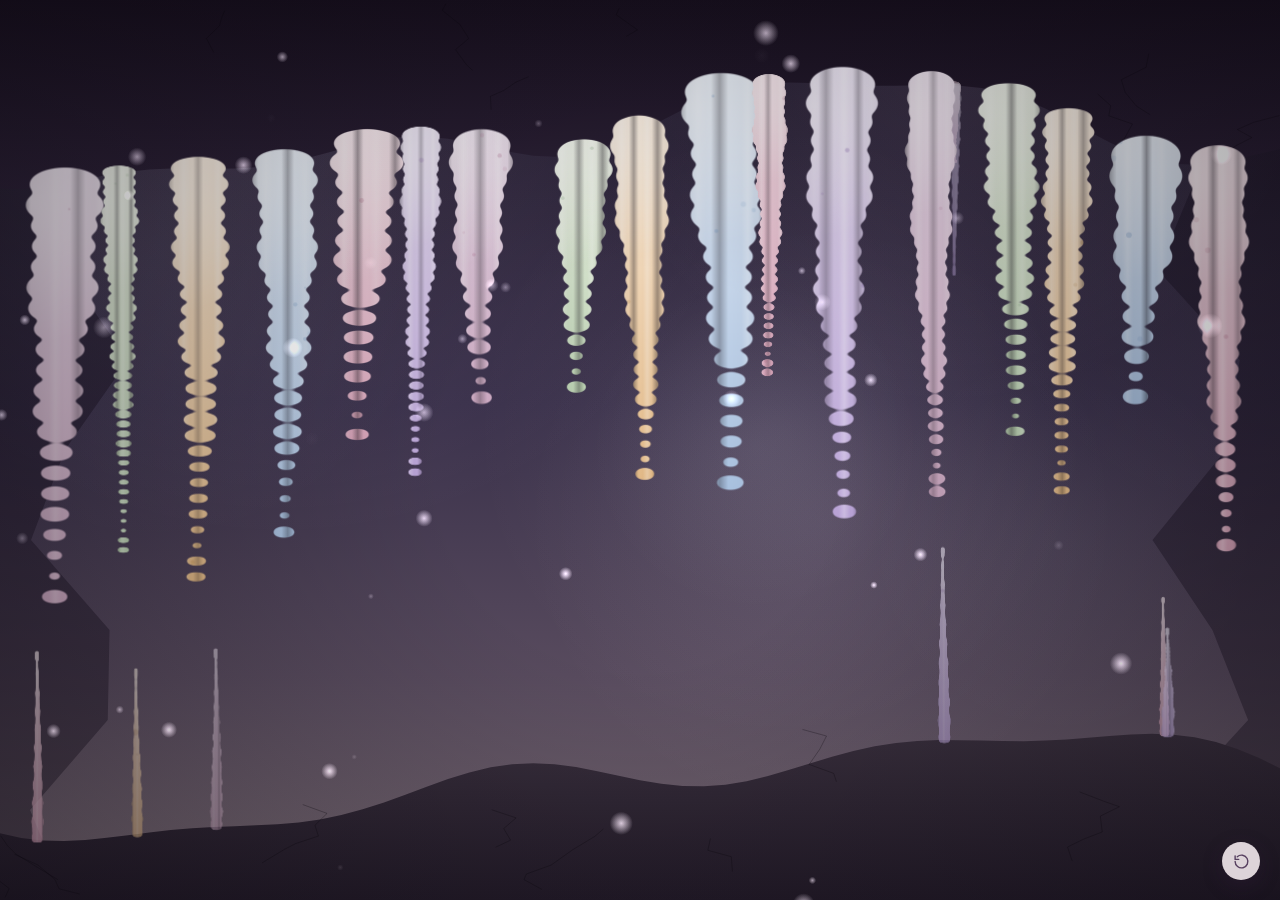
<file: 1005 소과제/index.html>
<!doctype html>
<html lang="ko">
  <head>
    <meta charset="UTF-8" />
    <meta name="viewport" content="width=device-width, initial-scale=1.0" />
    <title></title>
    <style>
      :root {
        --bg-top: #2c2440;
        --bg-mid: #4a3a5c;
        --bg-bot: #6b5a74;
        --pill-bg: rgba(255, 246, 250, 0.85);
        --pill-fg: #574060;
        --accent: #f3c9dd;
      }

      * {
        box-sizing: border-box;
      }

      html,
      body {
        margin: 0;
        padding: 0;
        width: 100%;
        height: 100%;
        overflow: hidden;
        background: linear-gradient(
          to bottom,
          var(--bg-top),
          var(--bg-mid) 55%,
          var(--bg-bot)
        );
        font-family:
          -apple-system, BlinkMacSystemFont, "Pretendard",
          "Apple SD Gothic Neo", "Noto Sans KR", "Segoe UI", sans-serif;
      }

      #scene {
        display: block;
        width: 100vw;
        height: 100vh;
        cursor: pointer;
        touch-action: none;
      }

      #scene.dragging {
        cursor: grabbing;
      }

      #scene.hover-joint {
        cursor: grab;
      }

      /* Text-carrying overlay elements are kept in the DOM (in case the
         script still toggles classes/opacity on them) but never show any
         glyphs — collapsed to nothing and hidden from layout/AT. */
      .overlay,
      .pill {
        display: none !important;
      }

      #hud {
        position: fixed;
        right: 20px;
        bottom: 20px;
        z-index: 10;
      }

      #resetBtn {
        font-family: inherit;
        font-size: 0;
        line-height: 0;
        color: var(--pill-fg);
        background: var(--pill-bg);
        border: none;
        border-radius: 999px;
        width: 38px;
        height: 38px;
        padding: 0;
        display: flex;
        align-items: center;
        justify-content: center;
        cursor: pointer;
        box-shadow: 0 6px 20px rgba(60, 30, 70, 0.25);
        backdrop-filter: blur(6px);
        transition:
          transform 0.2s ease,
          box-shadow 0.2s ease;
      }

      #resetBtn svg {
        width: 17px;
        height: 17px;
        display: block;
      }

      #resetBtn:hover {
        transform: translateY(-2px);
        box-shadow: 0 10px 26px rgba(60, 30, 70, 0.32);
      }

      #resetBtn:active {
        transform: translateY(0px) scale(0.97);
      }
    </style>
  </head>
  <body>
    <canvas id="scene"></canvas>

    <div id="intro" class="overlay" aria-hidden="true">
      <p></p>
    </div>

    <div id="hud">
      <button id="resetBtn" aria-label="reset">
        <svg
          viewBox="0 0 24 24"
          fill="none"
          stroke="currentColor"
          stroke-width="2"
          stroke-linecap="round"
          stroke-linejoin="round"
        >
          <path d="M3 12a9 9 0 1 0 3-6.7" />
          <path d="M3 4v5h5" />
        </svg>
      </button>
    </div>

    <div id="hint" class="pill" aria-hidden="true"></div>

    <script src="sketch.js"></script>
  </body>
</html>
</file>
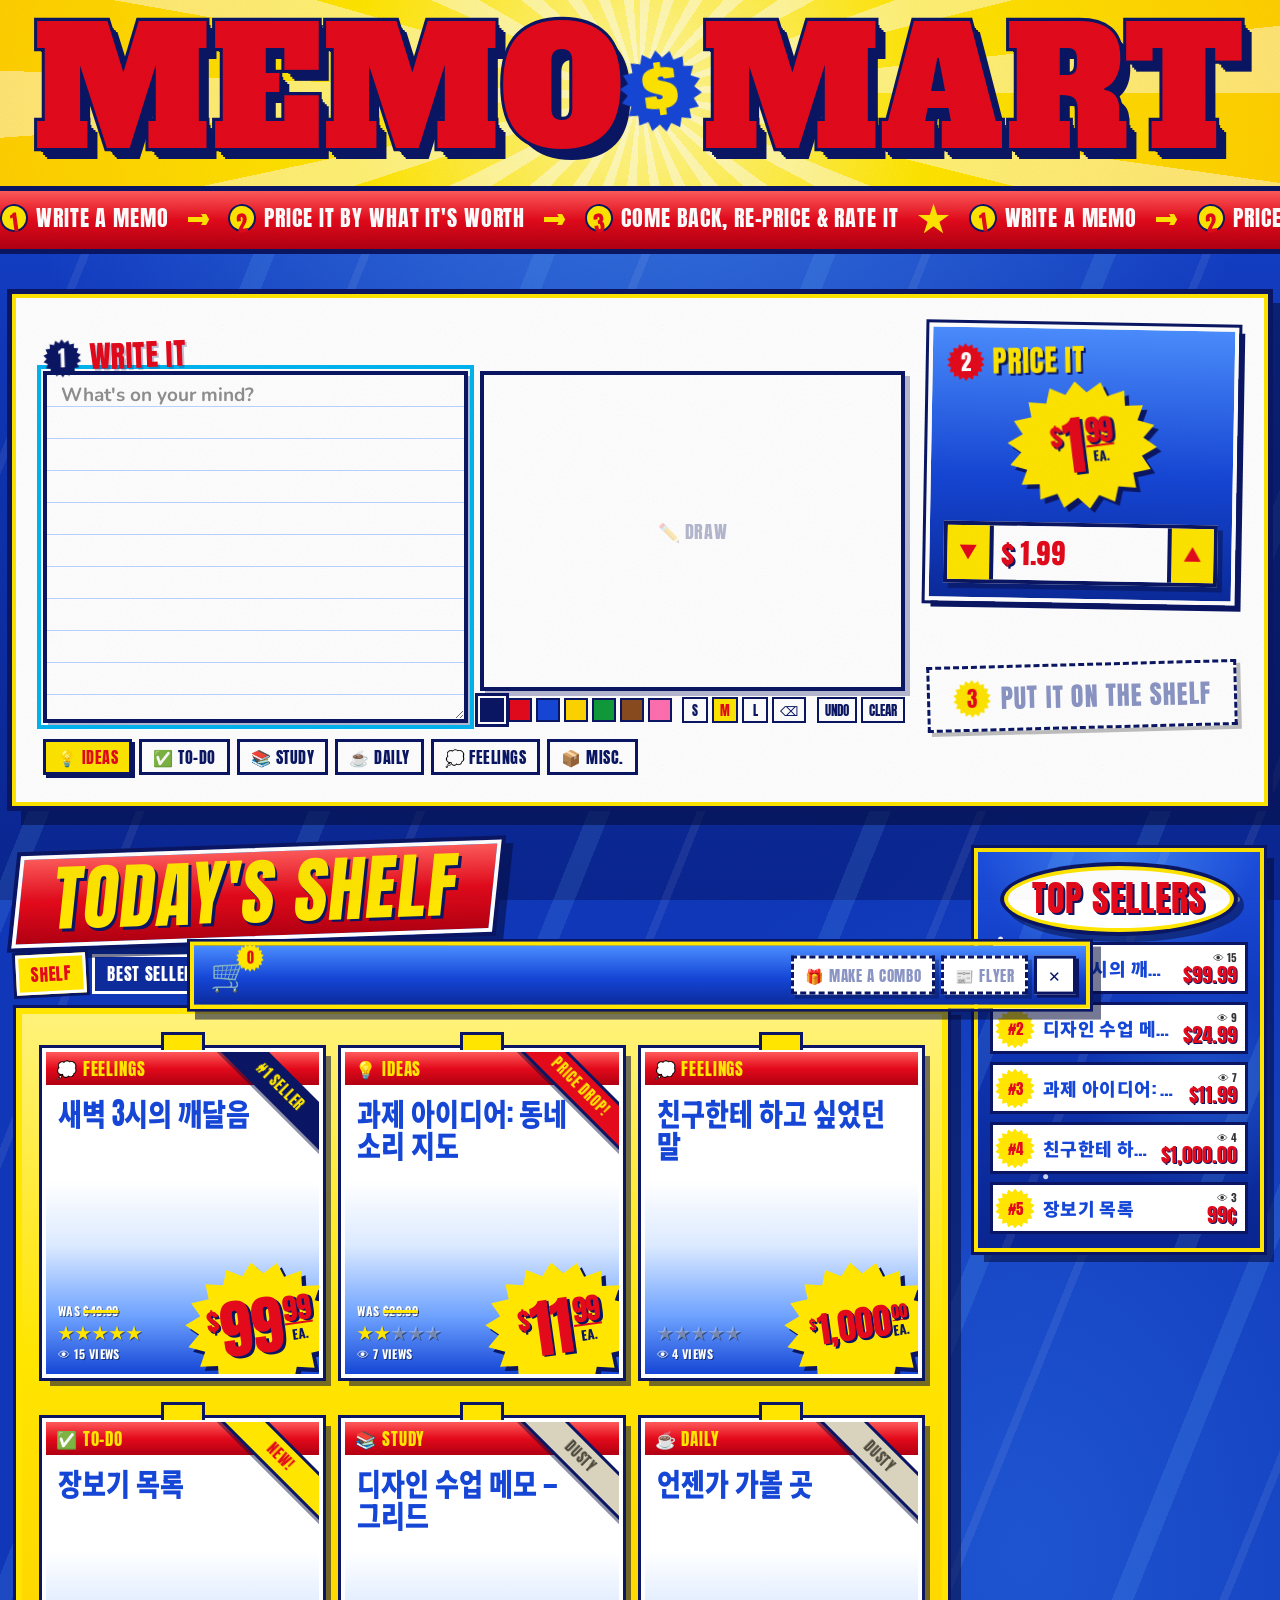
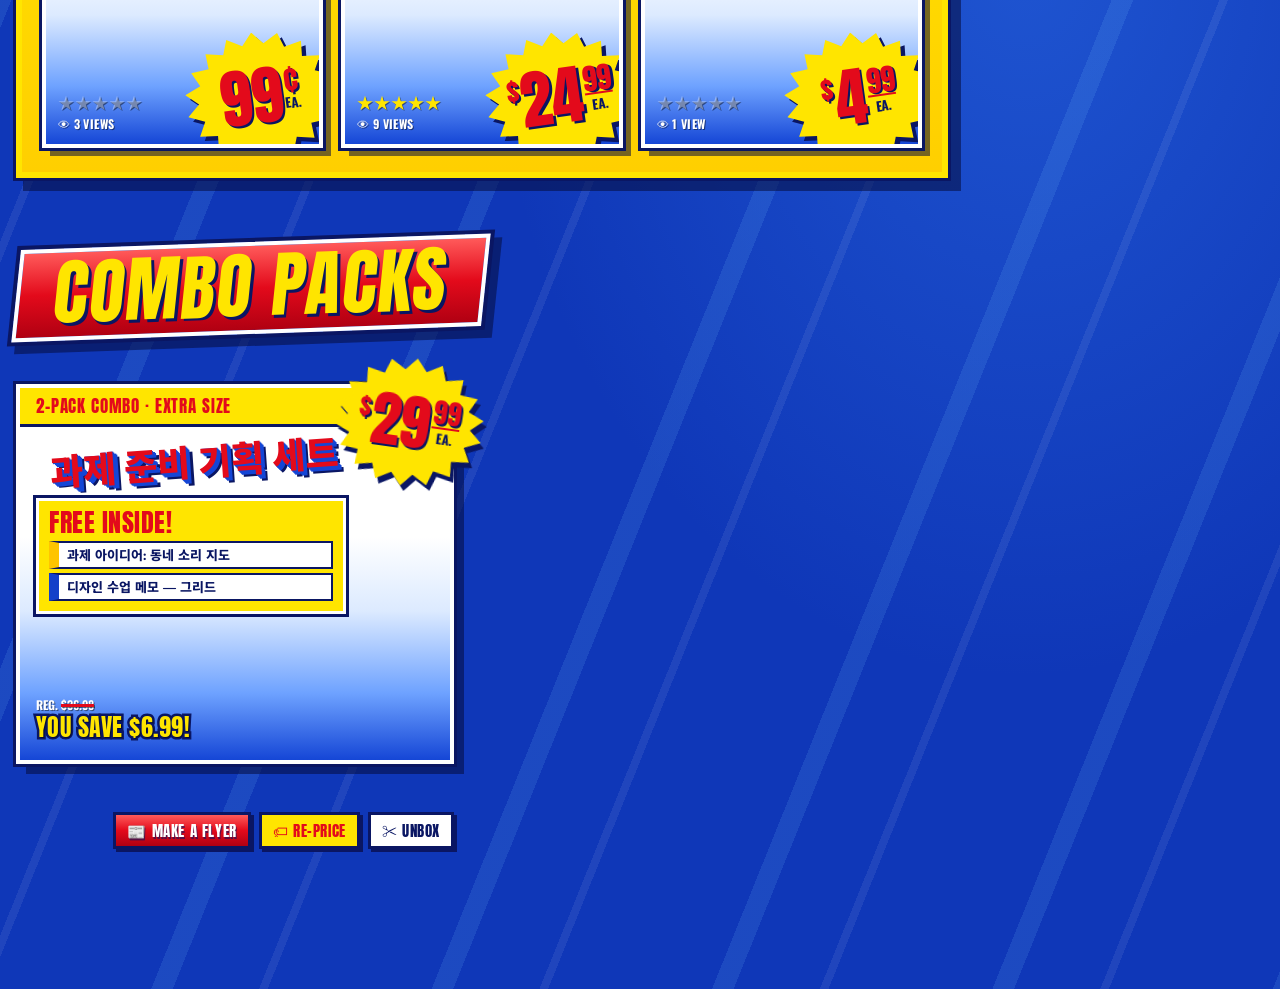
<file: memo-mart/index.html>
<!doctype html>
<html lang="en">
<head>
  <meta charset="utf-8">
  <meta name="viewport" content="width=device-width, initial-scale=1, viewport-fit=cover">
  <meta name="theme-color" content="#1a46d8">
  <title>MEMO MART · Groceries for Your Brain</title>
  <link rel="preconnect" href="https://fonts.googleapis.com">
  <link rel="preconnect" href="https://fonts.gstatic.com" crossorigin>
  <link href="https://fonts.googleapis.com/css2?family=Alfa+Slab+One&family=Anton&family=Lobster&family=Titan+One&family=Nunito:ital,wght@0,600;0,800;0,900;1,900&family=Oswald:wght@500;700&family=Permanent+Marker&family=Shrikhand&family=Noto+Sans+KR:wght@500..900&family=Black+Han+Sans&family=Do+Hyeon&family=Jua&display=swap" rel="stylesheet">
  <link rel="stylesheet" href="css/style.css">
</head>
<body>

  <!-- ===== STORE SIGN ===== -->
  <header class="mast">
    <div class="mast-top">MEMO MART <span>×</span> YOUR BRAIN <em>EXTRA SIZE</em></div>
    <div class="mast-main">
      <i class="spark s1" aria-hidden="true"></i><i class="spark s2" aria-hidden="true"></i><i class="spark s3" aria-hidden="true"></i><i class="spark s4" aria-hidden="true"></i>
      <h1 class="logo">
        <span class="logo-word">Memo Mart</span>
        <span class="logo-sub">Groceries for Your Brain</span>
      </h1>
      <div class="fresh" aria-hidden="true"><span>ALWAYS<br><b>FRESH</b><br>24/7</span></div>
    </div>
    <div class="how" aria-label="How it works"><div class="how-track"><div class="how-set"><span><b>1</b> Write a memo</span><i>→</i><span><b>2</b> Price it by what it's worth</span><i>→</i><span><b>3</b> Come back, re-price &amp; rate it</span><i>★</i></div><div class="how-set" aria-hidden="true"><span><b>1</b> Write a memo</span><i>→</i><span><b>2</b> Price it by what it's worth</span><i>→</i><span><b>3</b> Come back, re-price &amp; rate it</span><i>★</i></div></div></div>
  </header>

  <!-- ===== QUICK STOCK (write a memo right away) ===== -->
  <section class="stock" aria-label="Write a new memo">
    <form id="stock-form" class="stock-card" autocomplete="off">
      <div class="stock-write">
        <label class="step" for="memo-input"><b>1</b> Write it</label>
        <div class="write-row">
          <textarea id="memo-input" rows="4" placeholder="What's on your mind?"></textarea>
          <div class="pad-box" id="stock-pad" aria-label="Drawing pad: your drawing becomes the product photo"></div>
        </div>
        <div class="aisles" id="aisle-pick" role="radiogroup" aria-label="Aisle"></div>
      </div>
      <div class="stock-price">
        <span class="step"><b>2</b> Price it</span>
        <div class="stock-tag" id="stock-tag"></div>
        <div class="stepper">
          <button type="button" class="step-btn" data-step="-1" aria-label="Lower price">▼</button>
          <label class="price-field"><b>$</b><input id="stock-price" type="number" min="0" step="0.01" value="1.99" inputmode="decimal" aria-label="Price in dollars"></label>
          <button type="button" class="step-btn" data-step="1" aria-label="Raise price">▲</button>
        </div>
      </div>
      <button class="btn btn-red big stock-go" id="stock-go" type="submit" disabled>
        <span class="step-inv">3</span> Put it on the shelf
      </button>
    </form>
  </section>

  <!-- ===== STORE FLOOR ===== -->
  <main class="layout">
    <section class="aisle">
      <div class="aisle-head">
        <h2>Today's Shelf</h2>
        <small>Tap an item to read it, re-price it or rate it.</small>
      </div>
      <div class="shelf-tools">
        <div class="tabs" id="tabs" role="tablist"></div>
        <div class="tools-right">
          <input id="q" class="search" type="search" placeholder="🔍 Search" aria-label="Search memos">
          <button type="button" class="btn btn-blue sm" id="btn-dig" title="Open a memo you haven't looked at in a while">🎲 Pull an old memo</button>
        </div>
      </div>
      <div class="shelf" id="shelf"></div>
      <div class="empty" id="empty" hidden></div>

      <div class="aisle-head sets-head">
        <h2>Combo Packs</h2>
        <small>Bundle related memos: add 2+ items to the cart, then “Make a Combo”.</small>
      </div>
      <div class="sets" id="sets"></div>
    </section>

    <aside class="side">
      <div class="rank-board">
        <div class="rank-title"><span class="oval">TOP SELLERS</span></div>
        <ol id="rank"></ol>
      </div>
    </aside>
  </main>

  <!-- ===== CART (shows up only when used) ===== -->
  <div class="basket" id="basket" aria-label="Cart"></div>

  <!-- ===== MODAL / TOAST ===== -->
  <div class="modal" id="modal" hidden></div>
  <div class="toast" id="toast" role="status" aria-live="polite"></div>

  <script src="js/app.js"></script>
</body>
</html>
</file>
<file: memo-mart/css/style.css>
/* =========================================================
   MEMO MART — "A chaotic 1990s supermarket advertisement
   turned into a functional contemporary website."
   Vernacular graphic design · retro supermarket circular ·
   commercial kitsch · 90s–2000s advertising maximalism
   ---------------------------------------------------------
   PRESENTATION LAYER ONLY. All decorations are pseudo-
   elements / backgrounds with pointer-events: none.
   Keyframes (stamp, flipOut, dropIn, settle, bump, fade,
   pop, flipIn, starPop) are unchanged.
   ========================================================= */
:root {
  /* ink & paper */
  --ink: #111111;
  --navy: #111111;         /* legacy token name — outlines are black now */
  --text: #111111;
  --paper: #f3ead2;        /* yellowed newsprint */
  --paper-2: #fbf6e6;

  /* loud primaries */
  --yellow: #ffe500;
  --gold: #ffc400;
  --blue: #0b3fd1;         /* cobalt (also used inline by JS) */
  --cobalt: #0b3fd1;
  --cyan: #00b4ef;
  --red: #ee1c25;
  --deep-red: #8a0010;
  --pink: #ff2d8a;
  --lime: #8cdb00;
  --green: #0f9a3a;
  --hot: #ee1c25;

  /* type: condensed heavy display first, Korean fallbacks after */
  --f-cond: "Anton", "Noto Sans KR", "Apple SD Gothic Neo", "Malgun Gothic", Impact, "Arial Narrow", sans-serif;
  --f-pop: "Titan One", "Noto Sans KR", "Apple SD Gothic Neo", "Malgun Gothic", Impact, sans-serif;
  --f-label: "Oswald", "Noto Sans KR", "Apple SD Gothic Neo", "Malgun Gothic", "Arial Narrow", sans-serif;
  --f-round: "Nunito", "Noto Sans KR", "Apple SD Gothic Neo", "Malgun Gothic", system-ui, sans-serif;
  --f-body: "Nunito", "Noto Sans KR", "Apple SD Gothic Neo", "Malgun Gothic", system-ui, sans-serif; /* used inline by JS */
  --f-groovy: "Shrikhand", "Noto Sans KR", "Apple SD Gothic Neo", "Malgun Gothic", cursive;
  --f-script: "Lobster", "Noto Sans KR", "Apple SD Gothic Neo", "Malgun Gothic", cursive;
  --f-hand: "Permanent Marker", "Noto Sans KR", "Apple SD Gothic Neo", "Malgun Gothic", cursive;

  --burst: circle(50%);   /* star polygon injected by JS */
  --blob: 58% 42% 54% 46% / 54% 60% 40% 46%;

  /* print tricks */
  --halftone: linear-gradient(transparent, transparent);
  --halftone-w: linear-gradient(transparent, transparent);
  --misreg: -2px -1px 0 rgba(0, 180, 239, .55), 2px 1px 0 rgba(255, 45, 138, .45);
  --grain: url("data:image/svg+xml;utf8,<svg xmlns='http://www.w3.org/2000/svg' width='220' height='220'><filter id='n'><feTurbulence type='fractalNoise' baseFrequency='.85' numOctaves='2' stitchTiles='stitch'/><feColorMatrix values='0 0 0 0 0  0 0 0 0 0  0 0 0 0 0  0 0 0 .55 0'/></filter><rect width='100%' height='100%' filter='url(%23n)'/></svg>");
  --shadow: 6px 6px 0 var(--ink);
}

* { box-sizing: border-box; }
html { -webkit-text-size-adjust: 100%; }
body {
  margin: 0;
  min-height: 100vh;
  padding-bottom: 120px;
  color: var(--text);
  font-family: var(--f-round);
  font-weight: 700;
  font-synthesis: none;
  background:
    linear-gradient(90deg, rgba(0, 0, 0, .05) 1px, transparent 1px) 0 0 / 34px 100%,
    var(--halftone),
    var(--paper);
}
/* cheap-print grain over everything (never blocks input) */
body::after {
  content: "";
  position: fixed;
  inset: 0;
  z-index: 999;
  pointer-events: none;
  background: var(--grain);
  opacity: .16;
  mix-blend-mode: multiply;
}
button { font: inherit; color: inherit; cursor: pointer; }
input, textarea, select { font: inherit; color: inherit; }
.muted { color: #8a8576; }

/* =========================================================
   STORE SIGN — Mini Mart header block + Summer Market burst
   ========================================================= */
.mast { position: relative; overflow: hidden; border-bottom: 6px solid var(--ink); }
.mast-top {
  position: relative;
  overflow: hidden;
  white-space: nowrap;
  background: var(--ink);
  color: #fff;
  text-align: center;
  padding: 7px 12px 6px;
  font-family: var(--f-cond); font-weight: 900;
  font-size: clamp(17px, 2.4vw, 26px);
  letter-spacing: .04em;
  text-transform: uppercase;
}
.mast-top::before, .mast-top::after {
  content: "SPECIAL PRICES ★ SPECIAL PRICES ★";
  color: var(--yellow);
  margin: 0 18px;
  pointer-events: none;
}
.mast-top span { color: var(--red); margin: 0 6px; }
.mast-top em {
  font-style: normal;
  margin-left: 12px;
  padding: 0 10px;
  background: var(--red);
  color: var(--yellow);
  border: 2px solid var(--yellow);
}

.mast-main {
  position: relative;
  display: flex;
  align-items: center;
  justify-content: center;
  gap: clamp(12px, 5vw, 70px);
  padding: 34px 16px 38px;
  overflow: hidden;
  background:
    var(--halftone-w),
    repeating-conic-gradient(from 3deg at 46% 55%, #1e55f0 0 7deg, var(--cobalt) 7deg 15deg);
}
/* giant red arrow sweeping across the sign */
.mast-main::after {
  content: "";
  position: absolute;
  right: -40px;
  bottom: -30px;
  width: 260px;
  height: 120px;
  background: var(--red);
  clip-path: polygon(0 35%, 62% 35%, 62% 0, 100% 50%, 62% 100%, 62% 65%, 0 65%);
  transform: rotate(-18deg);
  opacity: .9;
  pointer-events: none;
}
.spark { display: none; }

.logo { position: relative; z-index: 1; isolation: isolate; margin: 0; text-align: center; font-weight: 900; line-height: .92; padding: 18px 40px 6px; }
/* yellow starburst behind the logo (+ black offset copy) */
.logo::before, .logo::after {
  content: "";
  position: absolute;
  left: -6%;
  right: -6%;
  top: -34%;
  bottom: -30%;
  clip-path: var(--burst);
  pointer-events: none;
  z-index: -1;
}
.logo::before { background: var(--ink); transform: translate(9px, 10px) rotate(-4deg); }
.logo::after { background: radial-gradient(ellipse at 50% 50%, #fff7a0 0 30%, var(--yellow) 55%, var(--gold) 100%); transform: rotate(-4deg); }
.logo-word {
  display: block;
  font-family: var(--f-pop);
  font-weight: 900;
  font-size: clamp(52px, 10.5vw, 136px);
  letter-spacing: -.01em;
  color: var(--red);
  -webkit-text-stroke: 6px #fff;
  paint-order: stroke fill;
  text-shadow:
    1px 1px 0 var(--cobalt), 2px 2px 0 var(--cobalt), 3px 3px 0 var(--cobalt), 4px 4px 0 var(--cobalt),
    5px 5px 0 var(--cobalt), 6px 6px 0 var(--cobalt), 7px 7px 0 var(--cobalt), 8px 8px 0 var(--cobalt),
    11px 12px 0 var(--ink);
  transform: rotate(-5deg) skewX(-8deg) scaleY(1.12);
}
.logo-sub {
  display: inline-block;
  margin-top: 20px;
  padding: 4px 18px 5px;
  background: var(--ink);
  color: var(--yellow);
  border: 3px solid var(--yellow);
  font-family: var(--f-cond); font-weight: 900;
  font-size: clamp(16px, 2.3vw, 26px);
  letter-spacing: .06em;
  text-transform: uppercase;
  transform: rotate(-3deg) skewX(-12deg);
  box-shadow: 5px 5px 0 var(--red);
}
/* "ALWAYS FRESH" red starburst sticker */
.fresh {
  position: relative;
  z-index: 1;
  flex: none;
  width: 150px;
  height: 150px;
  display: grid;
  place-items: center;
  transform: rotate(12deg);
  text-align: center;
  color: #fff;
  font-family: var(--f-cond); font-weight: 900;
  font-size: 17px;
  line-height: 1;
  text-transform: uppercase;
}
.fresh::before, .fresh::after {
  content: "";
  position: absolute;
  inset: 0;
  clip-path: var(--burst);
  pointer-events: none;
}
.fresh::before { background: var(--ink); transform: translate(6px, 7px); }
.fresh::after { background: radial-gradient(circle, #ff4a3d, var(--red) 60%, #b5000b); }
.fresh span { position: relative; z-index: 1; }
.fresh b { display: block; font-family: var(--f-cond); font-weight: 900; font-size: 34px; color: var(--yellow); letter-spacing: .02em; text-shadow: 2px 2px 0 var(--ink); }

/* "how it works" — yellow coupon strip */
.how {
  position: relative;
  margin: 0;
  display: flex;
  flex-wrap: wrap;
  justify-content: center;
  align-items: center;
  gap: 4px 18px;
  padding: 9px 14px;
  background: var(--halftone), var(--yellow);
  border-top: 6px solid var(--ink);
  color: var(--ink);
  font-family: var(--f-cond); font-weight: 900;
  font-size: clamp(16px, 2vw, 22px);
  letter-spacing: .03em;
  text-transform: uppercase;
}
.how b {
  display: inline-grid;
  place-items: center;
  width: 32px;
  height: 32px;
  margin-right: 6px;
  border-radius: 50%;
  background: var(--red);
  color: var(--yellow);
  border: 3px solid var(--ink);
  font-weight: 900;
  transform: rotate(-8deg);
}
.how i { font-style: normal; font-size: 1.5em; line-height: 1; color: var(--red); -webkit-text-stroke: 1.5px var(--ink); }

/* =========================================================
   PRICE TAG — yellow blob / red circle / starburst variants
   ========================================================= */
.tag {
  position: absolute;
  right: -14px;
  bottom: -12px;
  z-index: 2;
  isolation: isolate;
  width: 162px;
  height: 114px;
  display: flex;
  align-items: center;
  justify-content: center;
  transform: rotate(-5deg);
  pointer-events: none;
}
.tag::before {
  content: "";
  position: absolute;
  inset: 0;
  z-index: -1;
  background: var(--halftone), radial-gradient(ellipse at 35% 30%, #fff58a 0%, var(--yellow) 45%, var(--gold) 100%);
  border-radius: var(--blob);
}
.tag::after {
  content: "";
  position: absolute;
  inset: 0;
  z-index: -2;
  background: var(--ink);
  border-radius: var(--blob);
  transform: translate(4px, 5px);
}
.price {
  --k: 1;
  display: flex;
  align-items: flex-start;
  color: var(--red);
  font-family: var(--f-cond); font-weight: 900;
  line-height: .82;
  white-space: nowrap;
  text-shadow: 3px 3px 0 var(--ink), var(--misreg);
}
.p-dol { font-size: calc(var(--fs) * var(--k) * .42); margin: .14em 1px 0 0; }
.p-int { font-size: calc(var(--fs) * var(--k)); letter-spacing: -.01em; }
.p-sup { display: flex; flex-direction: column; align-items: center; margin-left: 2px; font-size: calc(var(--fs) * var(--k) * .46); }
.p-cents { border-bottom: .1em solid currentColor; padding-bottom: .05em; line-height: .86; }
.p-unit { margin-top: 3px; font-family: var(--f-label); font-weight: 700; font-size: 13px; line-height: 1; color: var(--ink); text-shadow: none; text-transform: uppercase; }
.p-free { font-size: calc(var(--fs) * var(--k) * .82); letter-spacing: .02em; }
.tag.stamp { animation: stamp .55s cubic-bezier(.3, 1.6, .5, 1); }
@keyframes stamp {
  0% { transform: scale(2.2) rotate(-30deg); opacity: 0; }
  100% { transform: scale(1) rotate(-5deg); opacity: 1; }
}

/* =========================================================
   BUTTONS / INPUTS — chunky print blocks
   ========================================================= */
.btn {
  border: 3px solid var(--ink);
  border-radius: 0;
  background: #fff;
  color: var(--ink);
  padding: 7px 14px;
  font-family: var(--f-cond);
  font-weight: 900;
  font-size: 17px;
  letter-spacing: .04em;
  text-transform: uppercase;
  box-shadow: 4px 4px 0 var(--ink);
  transition: transform .1s, box-shadow .1s, opacity .15s;
  white-space: nowrap;
}
.btn:hover { transform: translate(-1px, -1px); box-shadow: 5px 5px 0 var(--ink); }
.btn:active { transform: translate(3px, 3px); box-shadow: 1px 1px 0 var(--ink); }
.btn:focus-visible { outline: 4px solid var(--cyan); outline-offset: 2px; }
.btn:disabled { background: #fff; color: #9a9a9a; text-shadow: none; border-style: dashed; box-shadow: 4px 4px 0 rgba(0, 0, 0, .25) !important; pointer-events: none; }
.btn-red { background: var(--red); color: var(--yellow); text-shadow: 2px 2px 0 var(--ink); }
.btn-blue { background: var(--cobalt); color: var(--yellow); text-shadow: 2px 2px 0 var(--ink); }
.btn-yellow { background: var(--halftone), var(--yellow); color: var(--red); }
.btn.big { font-size: 24px; padding: 10px 22px; }
.btn.sm { font-size: 15px; padding: 4px 11px; box-shadow: 3px 3px 0 var(--ink); }
.btn.ghost { background: transparent; border: 2px dashed #8a8576; color: #6e6857; box-shadow: none; font-size: 15px; }
.btn.ghost:hover { color: var(--red); border-color: var(--red); }

.step {
  display: inline-flex;
  align-items: center;
  gap: 8px;
  margin-bottom: 8px;
  font-family: var(--f-cond);
  font-weight: 900;
  font-size: 30px;
  letter-spacing: .02em;
  text-transform: uppercase;
  line-height: 1;
  color: var(--red);
  text-shadow: 3px 3px 0 var(--ink);
  transform: rotate(-2deg);
}
.step b, .step-inv {
  display: inline-grid;
  place-items: center;
  width: 38px;
  height: 38px;
  background: var(--cobalt);
  color: var(--yellow);
  clip-path: var(--burst);
  font-family: var(--f-cond);
  font-weight: 900;
  font-size: 21px;
  text-shadow: none;
}
.step-inv { background: var(--yellow); color: var(--red); margin-right: 6px; }

.quick { display: flex; flex-wrap: wrap; gap: 6px; }
.quick button {
  padding: 2px 11px;
  border: 3px solid var(--ink);
  border-radius: 50%;
  background: #fff;
  color: var(--ink);
  font-family: var(--f-cond); font-weight: 900;
  font-size: 17px;
  letter-spacing: .02em;
  box-shadow: 2px 2px 0 var(--ink);
}
.quick button.on { background: var(--red); color: var(--yellow); }
.quick button:active { box-shadow: none; }
.price-field { display: flex; align-items: center; gap: 6px; }
.price-field b { font-family: var(--f-cond); font-size: 38px; font-weight: 900; color: var(--red); text-shadow: 2px 2px 0 var(--ink); }
.price-field input {
  width: 100%;
  min-width: 0;
  border: 3px solid var(--ink);
  border-radius: 0;
  background: #fff;
  padding: 4px 12px;
  font-family: var(--f-cond); font-weight: 900;
  font-size: 30px;
  letter-spacing: .02em;
  color: var(--red);
  box-shadow: inset 3px 3px 0 rgba(0, 0, 0, .12);
}
.price-field input:focus { outline: 4px solid var(--cyan); outline-offset: 0; }

/* =========================================================
   QUICK STOCK — "BEST DEAL!!" yellow panel + cobalt price box
   ========================================================= */
.stock { max-width: 1280px; margin: 44px auto 0; padding: 0 16px; }
.stock-card {
  position: relative;
  display: grid;
  grid-template-columns: minmax(0, 1fr) 310px;
  grid-template-areas: "write price" "write go";
  grid-template-rows: 1fr auto;
  gap: 14px 22px;
  padding: 26px 22px 22px;
  background: var(--halftone), var(--yellow);
  border: 5px solid var(--ink);
  border-radius: 0;
  box-shadow: 10px 10px 0 var(--ink);
}
/* diagonal red ribbon */
.stock-card::before {
  content: "WRITE IT DOWN!!";
  position: absolute;
  top: -22px;
  left: -14px;
  z-index: 2;
  padding: 4px 22px;
  background: var(--red);
  color: var(--ink);
  border: 4px solid var(--ink);
  font-family: var(--f-cond); font-weight: 900;
  font-size: 26px;
  letter-spacing: .03em;
  transform: rotate(-6deg);
  box-shadow: 5px 5px 0 var(--ink);
  pointer-events: none;
}
/* comic speech bubble */
.stock-card::after {
  content: "IF U THINK IT? IT'S 4 SALE OK";
  position: absolute;
  top: -30px;
  right: 340px;
  z-index: 2;
  padding: 8px 18px;
  background: #fff;
  color: var(--ink);
  border: 3px solid var(--ink);
  border-radius: 50%;
  font-family: var(--f-label);
  font-style: italic;
  font-weight: 700;
  font-size: 14px;
  text-transform: uppercase;
  transform: rotate(4deg);
  pointer-events: none;
}
.stock-write { grid-area: write; display: flex; flex-direction: column; min-width: 0; }
.stock-write textarea {
  flex: 1;
  width: 100%;
  min-height: 160px;
  resize: vertical;
  border: 4px solid var(--ink);
  border-radius: 0;
  background: repeating-linear-gradient(#fff 0 31px, #b9d4ff 31px 32px);
  padding: 4px 14px;
  font-family: var(--f-round);
  font-weight: 700;
  font-size: 19px;
  line-height: 32px;
  color: var(--ink);
  box-shadow: 6px 6px 0 var(--ink);
}
.stock-write textarea:focus { outline: 4px solid var(--cyan); outline-offset: 2px; }
.stock-write textarea::placeholder { color: #8f8f8f; }
.aisles { display: flex; flex-wrap: wrap; gap: 7px; margin-top: 16px; }
.aisles button {
  display: inline-flex;
  align-items: center;
  gap: 5px;
  padding: 3px 11px;
  border: 3px solid var(--ink);
  border-radius: 0;
  background: #fff;
  font-family: var(--f-cond); font-weight: 900;
  font-size: 16px;
  letter-spacing: .03em;
  text-transform: uppercase;
  color: var(--ink);
}
.aisles button[aria-checked="true"] { background: linear-gradient(180deg, var(--c) 0 55%, var(--c2) 55%); color: var(--ci); box-shadow: 3px 3px 0 var(--ink); }
.stock-price {
  grid-area: price;
  position: relative;
  display: flex;
  flex-direction: column;
  gap: 10px;
  padding: 12px 14px 14px;
  background: var(--halftone-w), var(--cobalt);
  border: 4px solid var(--ink);
  box-shadow: 6px 6px 0 var(--ink);
  transform: rotate(1deg);
}
.stock-price .step { color: var(--yellow); }
.stock-price .step b { background: var(--red); }
.stock-price .price-field b { color: var(--yellow); }
.stock-tag { position: relative; height: 112px; }
.stock-tag .tag { left: 50%; right: auto; bottom: 0; margin-left: -81px; }
.stock-go {
  grid-area: go;
  display: flex;
  flex-wrap: wrap;
  justify-content: center;
  align-items: center;
  gap: 2px 4px;
  font-size: 26px !important;
  padding: 10px 14px !important;
  transform: rotate(-1.5deg);
  box-shadow: 7px 7px 0 var(--ink) !important;
}
.stock-go small { flex-basis: 100%; text-align: center; font-family: var(--f-label); font-size: 12px; letter-spacing: .06em; text-shadow: none; color: #fff; }

/* =========================================================
   LAYOUT + LOUD HEADINGS
   ========================================================= */
.layout > *, .stock-card > * { min-width: 0; }
.layout {
  max-width: 1280px;
  margin: 46px auto 20px;
  padding: 0 16px;
  display: grid;
  grid-template-columns: minmax(0, 1fr) 290px;
  gap: 26px;
  align-items: start;
}
.aisle-head { position: relative; display: flex; align-items: center; flex-wrap: wrap; gap: 6px 18px; margin-bottom: 14px; }
/* "Especiales!"-style script headline */
.aisle-head h2 {
  margin: 0;
  font-family: var(--f-cond);
  font-weight: 900;
  font-size: clamp(44px, 6vw, 72px);
  line-height: 1;
  letter-spacing: .02em;
  text-transform: uppercase;
  color: var(--yellow);
  background: var(--ink);
  padding: 2px 22px 4px;
  text-shadow: 4px 4px 0 var(--red), var(--misreg);
  transform: rotate(-2deg) skewX(-8deg);
  box-shadow: 8px 8px 0 var(--red);
}
/* hint text as a comic speech bubble */
.aisle-head small {
  position: relative;
  padding: 8px 16px;
  background: #fff;
  border: 3px solid var(--ink);
  border-radius: 46% 54% 50% 50% / 60% 55% 45% 40%;
  font-family: var(--f-label);
  font-style: italic;
  font-weight: 700;
  font-size: 14px;
  text-transform: uppercase;
  color: var(--ink);
  transform: rotate(2deg);
}
/* Mini-Mart-style black band heading */
.sets-head { margin-top: 64px; margin-bottom: 30px; }
.shelf-tools {
  display: flex;
  flex-wrap: wrap;
  justify-content: space-between;
  align-items: center;
  gap: 10px;
  margin-bottom: 0;
  padding: 10px 12px;
  background: var(--ink);
  border: 4px solid var(--ink);
  border-bottom: 0;
}
.tabs { display: flex; flex-wrap: wrap; gap: 6px; }
.tabs button {
  padding: 4px 12px;
  border: 3px solid var(--ink);
  border-radius: 0;
  background: #fff;
  color: var(--ink);
  font-family: var(--f-cond); font-weight: 900;
  font-size: 17px;
  letter-spacing: .04em;
  text-transform: uppercase;
}
.tabs button[aria-selected="true"] { background: var(--red); color: var(--yellow); outline: 3px solid var(--yellow); outline-offset: -6px; transform: rotate(-3deg); }
.tools-right { display: flex; gap: 8px; align-items: center; }
/* clip-the-coupon search box */
.search { width: 180px; border: 3px dashed var(--ink); border-radius: 0; background: var(--paper-2); padding: 5px 12px; font-family: var(--f-label); font-size: 15px; outline: 3px solid #fff; outline-offset: -1px; }
.search:focus { outline: 4px solid var(--cyan); }
#btn-dig { box-shadow: 4px 4px 0 var(--yellow); border-color: var(--yellow); }

/* =========================================================
   SHELF — Hyper-mart polka-dot flyer panel with mixed cells
   ========================================================= */
.shelf {
  display: grid;
  grid-template-columns: repeat(auto-fill, minmax(218px, 1fr));
  gap: 52px 20px;
  padding: 40px 22px 40px;
  background:
    radial-gradient(circle, #fff 0 10px, transparent 11px) 0 0 / 48px 48px,
    radial-gradient(circle, #fff 0 10px, transparent 11px) 24px 24px / 48px 48px,
    var(--cyan);
  border: 4px solid var(--ink);
  box-shadow: 10px 10px 0 var(--ink);
}
.empty {
  border: 4px dashed var(--ink);
  background: var(--halftone), var(--yellow);
  padding: 30px 20px;
  text-align: center;
  font-family: var(--f-cond); font-weight: 900;
  font-size: 32px;
  text-transform: uppercase;
  color: var(--red);
  text-shadow: 3px 3px 0 var(--ink);
}
.empty small { display: block; font-family: var(--f-round); font-size: 16px; margin-top: 6px; color: var(--ink); text-shadow: none; text-transform: none; }

.product {
  position: relative;
  height: 300px;
  perspective: 1000px;
  cursor: pointer;
  outline: none;
  user-select: none;
  -webkit-user-select: none;
  -webkit-touch-callout: none;
}
/* shelf edge = price channel strip */
.product::after {
  content: "★ SPECIAL ★ PRICE ★ SPECIAL ★ PRICE ★ SPECIAL ★ PRICE ★";
  position: absolute;
  left: -14px;
  right: -14px;
  bottom: -30px;
  height: 20px;
  overflow: hidden;
  white-space: nowrap;
  background: var(--yellow);
  border: 3px solid var(--ink);
  color: var(--red);
  font-family: var(--f-cond); font-weight: 900;
  font-size: 11px;
  line-height: 15px;
  letter-spacing: .1em;
  text-align: center;
  box-shadow: 0 5px 0 rgba(0, 0, 0, .35);
  pointer-events: none;
}
.grip {
  position: absolute;
  top: -22px;
  left: 50%;
  z-index: 4;
  width: 58px;
  height: 26px;
  margin-left: -29px;
  border: 3px solid var(--ink);
  border-bottom: 0;
  border-radius: 14px 14px 0 0;
  background: #fff;
  font-size: 14px;
  line-height: 18px;
  padding: 0;
  cursor: grab;
  touch-action: none;
}
.grip:active { cursor: grabbing; }
.face {
  position: absolute;
  inset: 0;
  display: flex;
  flex-direction: column;
  overflow: hidden;
  background: #fff;
  border: 4px solid var(--ink);
  border-radius: 0;
  box-shadow: var(--shadow);
  transition: transform .2s;
}
.product:hover .face { transform: translate(-2px, -5px); }
.product:focus-visible .face { outline: 5px solid var(--cyan); outline-offset: 3px; }
.product.flipping .face { animation: flipOut .22s ease-in forwards; }
@keyframes flipOut { to { transform: rotateY(90deg) scale(1.05); } }

.cat-band {
  display: flex;
  justify-content: space-between;
  align-items: center;
  gap: 6px;
  min-height: 36px;
  padding: 3px 8px 3px 10px;
  background: linear-gradient(180deg, var(--c) 0 58%, var(--c2) 58%);
  color: var(--ci);
  border-bottom: 4px solid var(--ink);
  font-family: var(--f-cond); font-weight: 900;
  font-size: 17px;
  letter-spacing: .05em;
  text-transform: uppercase;
}
/* starburst sale sticker with black keyline */
.sticker {
  flex: none;
  margin: -8px -6px -8px 0;
  transform: rotate(-8deg);
  filter:
    drop-shadow(2px 0 0 var(--ink)) drop-shadow(-2px 0 0 var(--ink))
    drop-shadow(0 2px 0 var(--ink)) drop-shadow(0 -2px 0 var(--ink))
    drop-shadow(3px 3px 0 var(--ink));
}
.sticker b {
  display: block;
  padding: 10px 14px;
  clip-path: var(--burst);
  background: var(--yellow);
  color: var(--red);
  font-family: var(--f-cond);
  font-style: normal;
  font-weight: 900;
  font-size: 13px;
  letter-spacing: .03em;
  white-space: nowrap;
}
.sticker.down b, .sticker.free b { background: var(--red); color: var(--yellow); }
.sticker.up b { background: var(--lime); color: var(--ink); }
.sticker.best b { background: var(--ink); color: var(--yellow); }
.sticker.dust b { background: #d9d2bd; color: #4e4a3d; }
.sticker.new b { background: var(--pink); color: #fff; }

.p-title {
  margin: 10px 12px 6px;
  font-family: var(--f-cond);
  font-weight: 900;
  font-size: 31px;
  line-height: 1.02;
  letter-spacing: .01em;
  text-transform: uppercase;
  color: var(--cobalt);
  word-break: keep-all;
  overflow-wrap: anywhere;
  display: -webkit-box;
  -webkit-line-clamp: 3;
  -webkit-box-orient: vertical;
  overflow: hidden;
}
.teaser {
  margin: 0 12px;
  font-family: var(--f-round);
  font-size: 14px;
  font-weight: 700;
  line-height: 1.35;
  color: #333;
  overflow-wrap: anywhere;
  display: -webkit-box;
  -webkit-line-clamp: 3;
  -webkit-box-orient: vertical;
  overflow: hidden;
}
.meta-line {
  position: absolute;
  left: 12px;
  bottom: 12px;
  max-width: calc(100% - 150px);
  display: flex;
  flex-direction: column;
  gap: 1px;
  font-family: var(--f-label);
  font-size: 12px;
  font-weight: 700;
  letter-spacing: .03em;
  text-transform: uppercase;
  color: #333;
  white-space: nowrap;
}
.stars { color: var(--red); font-size: 16px; letter-spacing: 1px; }
.stars .off { color: rgba(0, 0, 0, .18); }
.prev { color: #333; }
.prev s { text-decoration-color: var(--red); text-decoration-thickness: 3px; }

/* dragging (unchanged behavior, restyled) */
body.dragging { cursor: grabbing; user-select: none; -webkit-user-select: none; }
.product.placeholder .face { opacity: .25; filter: grayscale(1); }
.product.placeholder .grip { visibility: hidden; }
.product.placeholder { outline: 4px dashed var(--ink); outline-offset: 6px; }
.product.ghost { position: fixed; z-index: 1000; margin: 0; pointer-events: none; transform: rotate(-5deg) scale(1.06); }
.product.ghost::after { display: none; }
.product.ghost .face { box-shadow: 16px 18px 0 rgba(0, 0, 0, .45); transition: none; }

.product.drop-in { animation: dropIn .75s cubic-bezier(.3, 1.6, .5, 1); }
@keyframes dropIn {
  0% { transform: translateY(-140px) rotate(-14deg); opacity: 0; }
  100% { transform: none; opacity: 1; }
}
.product.settle { animation: settle .35s ease-out; }
@keyframes settle { 0% { transform: translateY(-10px); } 60% { transform: translateY(3px); } 100% { transform: none; } }

/* =========================================================
   COMBO PACKS — cereal boxes on the shelf
   ========================================================= */
.sets { display: grid; grid-template-columns: repeat(auto-fill, minmax(290px, 1fr)); gap: 34px 26px; }
.sets-empty {
  grid-column: 1 / -1;
  border: 4px dashed var(--ink);
  background: #fff;
  padding: 18px;
  text-align: center;
  font-size: 15px;
  line-height: 1.5;
}
.set-card { display: flex; flex-direction: column; }
.box {
  position: relative;
  overflow: hidden;
  min-height: 380px;
  padding: 0 16px 18px;
  background: var(--bx);
  border: 5px solid var(--ink);
  border-radius: 0;
  box-shadow: 10px 10px 0 var(--ink);
  display: flex;
  flex-direction: column;
}
/* "ALL THOUGHT · NO FILLER" corner ribbon */
.box::after {
  content: "ALL THOUGHT NO FILLER";
  position: absolute;
  top: 22px;
  right: -60px;
  width: 200px;
  padding: 3px 0;
  background: var(--red);
  color: #fff;
  border-top: 3px solid var(--ink);
  border-bottom: 3px solid var(--ink);
  text-align: center;
  font-family: var(--f-cond); font-weight: 900;
  font-size: 13px;
  letter-spacing: .05em;
  transform: rotate(40deg);
  pointer-events: none;
}
.box > * { position: relative; }
.box-cost {
  margin: 0 -16px;
  padding: 5px 16px;
  background: var(--ink);
  color: var(--yellow);
  font-family: var(--f-cond); font-weight: 900;
  font-size: 17px;
  letter-spacing: .05em;
}
.brand-oval {
  display: inline-block;
  align-self: center;
  margin: 16px auto 0;
  padding: 4px 22px 7px;
  background: var(--red);
  color: #fff;
  border: 3px solid #fff;
  border-radius: 50%;
  box-shadow: 0 0 0 3px var(--ink), 4px 4px 0 3px var(--ink);
  font-family: var(--f-script); font-weight: 900;
  font-size: 22px;
  line-height: 1;
  transform: rotate(-4deg);
}
.box-title {
  margin: 10px 0 14px;
  padding: 0 14px;
  text-align: center;
  font-family: var(--f-pop);
  font-weight: 900;
  font-size: 42px;
  line-height: 1.02;
  color: var(--tf);
  -webkit-text-stroke: 4px #fff;
  paint-order: stroke fill;
  text-shadow: 1px 1px 0 var(--te), 2px 2px 0 var(--te), 3px 3px 0 var(--te), 4px 4px 0 var(--te), 5px 5px 0 var(--te), 6px 6px 0 var(--te), 9px 9px 0 var(--ink);
  transform: rotate(-5deg) scaleY(1.1);
  word-break: keep-all;
  overflow-wrap: anywhere;
}
.prize {
  width: 78%;
  padding: 8px 10px 10px;
  background: var(--cyan);
  border: 3px solid #fff;
  box-shadow: 0 0 0 3px var(--ink), 5px 5px 0 3px var(--ink);
  transform: rotate(-3deg);
}
.prize-h {
  font-family: var(--f-cond); font-weight: 900;
  font-size: 26px;
  line-height: 1;
  letter-spacing: .02em;
  color: var(--yellow);
  -webkit-text-stroke: 2px var(--ink);
  paint-order: stroke fill;
  text-shadow: 2px 2px 0 var(--ink);
}
.set-items { list-style: none; margin: 6px 0 0; padding: 0; display: flex; flex-direction: column; gap: 4px; }
.set-items li {
  padding: 2px 8px;
  background: #fff;
  border: 2px solid var(--ink);
  border-left: 10px solid var(--c2);
  font-size: 13px;
  font-weight: 800;
  white-space: nowrap;
  overflow: hidden;
  text-overflow: ellipsis;
  cursor: pointer;
}
.box-net {
  margin-top: auto;
  padding-top: 14px;
  max-width: 55%;
  font-family: var(--f-label);
  font-weight: 700;
  font-size: 12px;
  line-height: 1.25;
  text-transform: uppercase;
  color: var(--bt2);
}
.box-net s { text-decoration-color: var(--red); text-decoration-thickness: 3px; }
.box-net .save { display: block; font-family: var(--f-cond); font-weight: 900; font-size: 24px; letter-spacing: .02em; color: var(--yellow); -webkit-text-stroke: 5px var(--ink); paint-order: stroke fill; }
.box .tag { right: -10px; bottom: -12px; }
.set-actions { display: flex; flex-wrap: wrap; gap: 8px; margin-top: 18px; }

/* =========================================================
   TOP SELLERS — Frigo board: cobalt swirl, white oval logo
   ========================================================= */
.side { position: sticky; top: 16px; }
.rank-board {
  position: relative;
  border: 5px solid var(--ink);
  box-shadow: 10px 10px 0 var(--ink);
  padding: 18px 12px 14px;
  transform: rotate(1deg);
  background:
    repeating-radial-gradient(ellipse 150% 100% at 0% 100%, transparent 0 40px, var(--yellow) 40px 45px, transparent 45px 66px, rgba(255, 255, 255, .5) 66px 80px, transparent 80px 104px),
    linear-gradient(160deg, #2a63f0, var(--cobalt) 55%, #0a2b98);
}
.rank-board::before {
  content: "#1";
  position: absolute;
  top: -26px;
  right: -16px;
  z-index: 2;
  width: 64px;
  height: 64px;
  display: grid;
  place-items: center;
  background: var(--red);
  color: var(--yellow);
  clip-path: var(--burst);
  font-family: var(--f-cond); font-weight: 900;
  font-size: 26px;
  pointer-events: none;
}
.rank-title { text-align: center; margin-bottom: 14px; }
.voted { display: block; margin-bottom: 2px; font-family: var(--f-script); font-weight: 900; font-size: 24px; color: var(--yellow); text-shadow: 2px 2px 0 var(--ink); transform: rotate(-4deg); }
.oval {
  display: inline-block;
  padding: 10px 24px 12px;
  background: #fff;
  border-radius: 50%;
  box-shadow: 0 0 0 4px var(--ink), 6px 6px 0 4px var(--ink);
  font-family: var(--f-cond); font-weight: 900;
  font-style: italic;
  font-size: 36px;
  letter-spacing: .02em;
  line-height: 1;
  color: var(--red);
  text-shadow: 2px 2px 0 var(--ink);
}
.rank-board ol { list-style: none; margin: 0; padding: 0; display: flex; flex-direction: column; gap: 8px; }
.rank-board li {
  display: grid;
  grid-template-columns: 42px minmax(0, 1fr) auto;
  align-items: center;
  gap: 6px;
  background: #fff;
  border: 3px solid var(--ink);
  padding: 3px 8px 3px 2px;
  cursor: pointer;
  transition: transform .12s;
}
.rank-board li:hover { transform: translateX(-3px) rotate(-1deg); }
.rk {
  width: 40px;
  height: 40px;
  display: grid;
  place-items: center;
  background: var(--red);
  color: var(--yellow);
  clip-path: var(--burst);
  font-family: var(--f-cond); font-weight: 900;
  font-size: 15px;
}
.rank-board li:nth-child(1) .rk { background: var(--ink); color: var(--yellow); }
.rt { font-family: var(--f-cond); font-weight: 900; font-size: 18px; letter-spacing: .02em; text-transform: uppercase; color: var(--cobalt); overflow: hidden; white-space: nowrap; text-overflow: ellipsis; }
.rv { font-family: var(--f-label); font-size: 11px; font-weight: 700; color: #333; text-align: right; line-height: 1.1; }
.rv b { display: block; font-family: var(--f-cond); font-weight: 900; color: var(--red); font-size: 20px; text-shadow: 1px 1px 0 var(--ink); }
.rank-board li.rank-empty { display: block; padding: 14px; text-align: center; font-size: 14px; cursor: default; background: #fff; }

/* =========================================================
   CART — TV-shopping lower-third bar
   ========================================================= */
.basket {
  position: fixed;
  left: 50%;
  bottom: max(12px, env(safe-area-inset-bottom));
  z-index: 50;
  width: min(900px, calc(100% - 20px));
  display: flex;
  align-items: center;
  gap: 12px;
  padding: 8px 10px 8px 16px;
  background: var(--halftone-w), linear-gradient(180deg, #2a63f0, var(--cobalt) 60%, #0a2b98);
  color: var(--yellow);
  border: 4px solid var(--ink);
  border-radius: 0;
  box-shadow: 8px 8px 0 var(--ink), inset 0 0 0 3px var(--yellow);
  transform: translate(-50%, 180%);
  transition: transform .3s cubic-bezier(.3, 1.4, .5, 1), background .2s;
}
.basket.show, body.dragging .basket { transform: translate(-50%, 0); }
body.dragging .basket { background: var(--red); }
.basket.hover { background: var(--lime) !important; transform: translate(-50%, 0) scale(1.05) !important; }
.basket.bump { animation: bump .45s; }
@keyframes bump {
  30% { transform: translate(-50%, 0) scale(1.07) rotate(-1.5deg); }
  65% { transform: translate(-50%, 0) scale(.97) rotate(1deg); }
}
.b-icon { position: relative; flex: none; font-size: 32px; }
.b-icon b {
  position: absolute;
  top: -10px;
  right: -14px;
  min-width: 28px;
  height: 28px;
  display: grid;
  place-items: center;
  padding: 0 4px;
  background: var(--red);
  color: var(--yellow);
  clip-path: var(--burst);
  font-family: var(--f-cond);
  font-weight: 900;
  font-size: 14px;
  text-align: center;
}
.b-items { flex: 1; min-width: 0; display: flex; align-items: center; gap: 6px; overflow-x: auto; min-height: 34px; scrollbar-width: thin; }
.b-hint { font-family: var(--f-cond); font-weight: 900; font-size: 17px; letter-spacing: .03em; text-transform: uppercase; white-space: nowrap; }
.b-drop { display: none; font-family: var(--f-cond); font-weight: 900; font-size: 24px; letter-spacing: .03em; color: var(--yellow); text-shadow: 2px 2px 0 var(--ink); white-space: nowrap; }
body.dragging .b-drop { display: block; }
body.dragging .b-items > :not(.b-drop), body.dragging .b-actions { display: none; }
.b-chip {
  flex: none;
  display: inline-flex;
  align-items: center;
  gap: 4px;
  max-width: 180px;
  padding: 2px 4px 2px 8px;
  background: #fff;
  color: var(--ink);
  border: 2px solid var(--ink);
  border-left: 8px solid var(--c2);
  font-size: 13px;
  font-weight: 800;
}
.b-chip span { overflow: hidden; white-space: nowrap; text-overflow: ellipsis; }
.b-chip button { flex: none; width: 20px; height: 20px; padding: 0; border: 0; background: var(--red); color: #fff; font-size: 11px; line-height: 20px; }
.b-actions { flex: none; display: flex; gap: 6px; }
.b-actions .btn { font-size: 15px; padding: 5px 11px; box-shadow: 3px 3px 0 var(--ink); }

/* =========================================================
   MODALS — pasted-up ad sheets
   ========================================================= */
.modal {
  position: fixed;
  inset: 0;
  z-index: 200;
  display: flex;
  align-items: center;
  justify-content: center;
  padding: 16px;
  background:
    radial-gradient(rgba(255, 229, 0, .18) 1.5px, transparent 2px) 0 0 / 9px 9px,
    rgba(10, 20, 80, .62);
  animation: fade .15s;
  perspective: 1400px;
}
.modal[hidden] { display: none; }
@keyframes fade { from { opacity: 0; } }
.modal-card {
  width: min(540px, 100%);
  max-height: calc(100vh - 32px);
  overflow: auto;
  background: #fff;
  border: 5px solid var(--ink);
  border-radius: 0;
  box-shadow: 12px 12px 0 var(--ink), 12px 12px 0 5px var(--yellow);
  outline: none;
  animation: pop .28s cubic-bezier(.3, 1.5, .5, 1);
}
.modal-card.wide { width: min(940px, 100%); }
.modal-card.item { width: min(740px, 100%); animation: flipIn .38s cubic-bezier(.3, 1.3, .5, 1); }
@keyframes pop { from { transform: scale(.85) rotate(-2deg); opacity: 0; } }
@keyframes flipIn { from { transform: rotateY(-90deg) scale(.9); opacity: .4; } }

.m-head {
  position: sticky;
  top: 0;
  z-index: 3;
  display: flex;
  justify-content: space-between;
  align-items: center;
  gap: 10px;
  background: var(--red);
  color: var(--yellow);
  border-bottom: 5px solid var(--ink);
  padding: 8px 12px 8px 18px;
  font-family: var(--f-cond); font-weight: 900;
  font-size: 26px;
  letter-spacing: .04em;
  text-transform: uppercase;
  text-shadow: 2px 2px 0 var(--ink);
}
.m-head.yellow { background: var(--halftone), var(--yellow); color: var(--red); }
.m-head.blue { background: var(--cobalt); color: var(--yellow); }
.m-head.band { background: linear-gradient(180deg, var(--c) 0 58%, var(--c2) 58%); color: var(--ci); }
.m-x { flex: none; width: 36px; height: 36px; padding: 0; border: 3px solid var(--ink); border-radius: 50%; background: #fff; color: var(--ink); font-size: 15px; line-height: 1; text-shadow: none; box-shadow: 2px 2px 0 var(--ink); }
.m-body { padding: 18px; }
.m-body > label, .flyer-opts > label {
  display: block;
  margin-bottom: 14px;
  font-family: var(--f-cond); font-weight: 900;
  font-size: 19px;
  letter-spacing: .04em;
  text-transform: uppercase;
  color: var(--ink);
}
.m-body small { font-family: var(--f-round); font-weight: 700; letter-spacing: 0; text-transform: none; color: #555; font-size: 13px; }
.m-body input:not([type=radio]), .m-body textarea {
  display: block;
  width: 100%;
  margin-top: 6px;
  border: 3px solid var(--ink);
  border-radius: 0;
  background: var(--paper-2);
  padding: 9px 12px;
  font-family: var(--f-round);
  font-weight: 700;
  font-size: 16px;
  letter-spacing: 0;
  text-transform: none;
}
.m-body input:focus, .m-body textarea:focus { outline: 4px solid var(--cyan); outline-offset: 0; }
.m-body .price-field input { margin-top: 0; font-family: var(--f-cond); font-weight: 900; font-size: 28px; color: var(--red); background: #fff; }
.field { margin-bottom: 14px; }
.field > span { display: block; margin-bottom: 6px; font-family: var(--f-cond); font-weight: 900; font-size: 19px; letter-spacing: .04em; text-transform: uppercase; }
.seg { display: flex; flex-wrap: wrap; gap: 6px; }
.seg label { position: relative; margin: 0; }
.seg input { position: absolute; opacity: 0; pointer-events: none; }
.seg span { display: inline-block; padding: 4px 12px; border: 3px solid var(--ink); background: #fff; font-family: var(--f-cond); font-weight: 900; font-size: 16px; letter-spacing: .03em; text-transform: uppercase; cursor: pointer; }
.seg input:checked + span { background: var(--red); color: var(--yellow); box-shadow: 3px 3px 0 var(--ink); }
.seg input:focus-visible + span { outline: 3px solid var(--cyan); outline-offset: 2px; }
.m-actions { display: flex; justify-content: flex-end; flex-wrap: wrap; gap: 10px; margin-top: 14px; }
.hint { margin: 0 0 12px; color: #333; font-size: 14px; }

/* ---------- ITEM VIEW ---------- */
.iv-top { display: grid; grid-template-columns: minmax(0, 1fr) 240px; gap: 18px; align-items: start; }
.iv-descr {
  display: inline-block;
  font-family: var(--f-script); font-weight: 900;
  font-size: 28px;
  color: var(--red);
  -webkit-text-stroke: 5px var(--yellow);
  paint-order: stroke fill;
  text-shadow: 3px 3px 0 var(--ink);
  transform: rotate(-4deg);
  transform-origin: left;
}
.iv-title {
  margin: 4px 0 10px;
  padding: 2px 6px;
  font-family: var(--f-cond);
  font-weight: 900;
  font-size: 44px;
  line-height: 1.02;
  letter-spacing: .01em;
  text-transform: uppercase;
  color: var(--cobalt);
  text-shadow: var(--misreg);
  word-break: keep-all;
  overflow-wrap: anywhere;
}
.editable { border: 3px dashed transparent; outline: none; cursor: text; transition: border-color .15s, background .15s; }
.editable:hover { border-color: #b9b29c; }
.editable:focus { border-color: var(--cobalt); background: #eef4ff; }
.iv-body {
  min-height: 70px;
  padding: 10px 12px;
  font-size: 17px;
  font-weight: 700;
  line-height: 1.6;
  white-space: pre-wrap;
  overflow-wrap: anywhere;
  border: 3px solid var(--ink);
  background: repeating-linear-gradient(#fff 0 26px, #dbe7ff 26px 27px);
  box-shadow: 5px 5px 0 var(--ink);
}
.iv-body:empty::before { content: "Tap to add details…"; color: #999; }
.iv-meta { margin-top: 12px; font-family: var(--f-label); font-size: 13px; text-transform: uppercase; letter-spacing: .03em; color: #444; }
.iv-meta b { color: var(--red); }

.iv-price {
  display: flex;
  flex-direction: column;
  gap: 8px;
  align-items: stretch;
  padding: 10px 10px 12px;
  background: var(--halftone-w), var(--cobalt);
  border: 4px solid var(--ink);
  box-shadow: 6px 6px 0 var(--ink);
  transform: rotate(1.5deg);
}
.iv-price .price-field b { color: var(--yellow); }
.iv-tag { position: relative; height: 120px; }
.iv-tag .tag { left: 50%; right: auto; bottom: 0; width: 182px; height: 122px; margin-left: -91px; }
.iv-price .quick { justify-content: center; }
.iv-price .quick button { font-size: 15px; padding: 1px 9px; }
.iv-note { display: none; }
.iv-note.show { display: block; }
.iv-note input { margin-top: 0 !important; font-size: 14px !important; padding: 6px 10px !important; }

.iv-sec { margin: 24px 0 10px; padding-top: 14px; border-top: 6px solid var(--ink); display: flex; align-items: baseline; flex-wrap: wrap; gap: 4px 12px; }
.iv-sec h4 { margin: 0; font-family: var(--f-cond); font-weight: 900; font-size: 30px; letter-spacing: .02em; text-transform: uppercase; color: var(--red); text-shadow: 3px 3px 0 var(--ink); transform: rotate(-1.5deg); }
.iv-sec span { font-family: var(--f-label); font-size: 13px; text-transform: uppercase; color: #444; }

.rate { display: flex; flex-wrap: wrap; align-items: center; gap: 10px 16px; }
.star-input { display: flex; gap: 2px; padding: 2px 8px; background: var(--halftone), var(--yellow); border: 3px solid var(--ink); box-shadow: 4px 4px 0 var(--ink); }
.star-input button { padding: 0 2px; border: 0; background: none; color: rgba(0, 0, 0, .2); font-size: 38px; line-height: 1; transition: transform .1s; }
.star-input button:hover { transform: scale(1.15); }
.star-input button.on { color: var(--red); text-shadow: 2px 2px 0 var(--ink); }
.star-input.pop button.on { animation: starPop .35s; }
@keyframes starPop { 50% { transform: scale(1.35) rotate(-10deg); } }
.rate-saved { font-family: var(--f-cond); font-weight: 900; font-size: 18px; letter-spacing: .04em; text-transform: uppercase; color: var(--green); opacity: 0; transition: opacity .2s; }
.rate-saved.show { opacity: 1; }
.comment { flex: 1 1 260px; position: relative; }
.comment input { margin-top: 0 !important; padding-right: 64px !important; }
.comment kbd { position: absolute; right: 10px; top: 50%; transform: translateY(-50%); font-family: var(--f-label); font-size: 11px; color: #444; border: 2px solid var(--ink); padding: 0 5px; background: var(--yellow); }

/* reviews = comic speech balloons */
.reviews { list-style: none; margin: 16px 0 0; padding: 0 8px 0 4px; display: flex; flex-direction: column; gap: 16px; }
.reviews li {
  position: relative;
  display: flex;
  flex-wrap: wrap;
  align-items: baseline;
  gap: 2px 10px;
  padding: 10px 36px 10px 16px;
  background: #fff;
  border: 3px solid var(--ink);
  border-radius: 26px;
  box-shadow: 4px 4px 0 var(--ink);
  transform: rotate(-.8deg);
}
.reviews li::after {
  content: "";
  position: absolute;
  left: 26px;
  bottom: -15px;
  width: 22px;
  height: 16px;
  background: var(--ink);
  clip-path: polygon(0 0, 100% 0, 10% 100%);
  pointer-events: none;
}
.reviews li:nth-child(even) { background: var(--yellow); transform: rotate(.8deg); margin-left: 24px; }
.reviews li:nth-child(3n) { background: #c7f0ff; }
.rv-stars { color: var(--red); letter-spacing: 1px; }
.rv-stars .off { color: rgba(0, 0, 0, .2); }
.rv-text { font-family: var(--f-hand); font-size: 18px; line-height: 1.3; color: var(--ink); overflow-wrap: anywhere; }
.rv-date { flex-basis: 100%; font-family: var(--f-label); font-size: 11px; text-transform: uppercase; color: #555; }
.rv-del { position: absolute; top: 8px; right: 12px; border: 0; background: none; color: #555; font-size: 14px; }

/* price history = string of price tags */
.history { list-style: none; margin: 0; padding: 0; display: flex; flex-wrap: wrap; align-items: center; gap: 6px; }
.history li { display: inline-flex; align-items: baseline; gap: 6px; padding: 2px 10px; border: 3px solid var(--ink); background: #fff; font-size: 12px; transform: rotate(-1.5deg); }
.history li.now { background: var(--halftone), var(--yellow); transform: rotate(2deg); box-shadow: 3px 3px 0 var(--ink); }
.history .h-price { font-family: var(--f-cond); font-weight: 900; font-size: 22px; color: var(--red); }
.history .h-date { font-family: var(--f-label); color: #444; text-transform: uppercase; }
.history .arrow { color: var(--red); font-size: 22px; font-weight: 900; }
.h-notes { list-style: none; margin: 10px 0 0; padding: 0; font-family: var(--f-hand); font-size: 16px; color: var(--ink); }
.h-notes li { margin-top: 2px; }

.iv-foot { display: flex; justify-content: space-between; flex-wrap: wrap; gap: 10px; margin-top: 24px; padding-top: 16px; border-top: 6px solid var(--ink); }
.iv-foot .btn.in { background: var(--lime); color: var(--ink); text-shadow: none; }

/* combo station */
.pack-list { list-style: none; margin: 0 0 14px; padding: 0; display: flex; flex-direction: column; gap: 6px; }
.pack-list li { display: flex; justify-content: space-between; gap: 10px; padding: 5px 12px; border: 3px solid var(--ink); border-left: 12px solid var(--c2); font-weight: 800; }
.pack-list li span:first-child { overflow: hidden; white-space: nowrap; text-overflow: ellipsis; }
.pack-list b { font-family: var(--f-cond); font-weight: 900; font-size: 18px; color: var(--red); white-space: nowrap; }
.pack-sum { text-align: right; font-family: var(--f-cond); font-weight: 900; font-size: 20px; text-transform: uppercase; margin: -6px 0 14px; }

/* flyer */
.flyer-opts { display: flex; flex-wrap: wrap; align-items: flex-end; gap: 4px 16px; }
.flyer-opts > label { flex: 1; min-width: 220px; }
.flyer-preview { max-height: 62vh; overflow: auto; padding: 16px; background: var(--halftone-w), var(--ink); border: 4px solid var(--ink); text-align: center; }
.flyer-preview canvas { width: 100%; max-width: 560px; height: auto; background: #fff; box-shadow: 10px 10px 0 var(--yellow); }

/* ---------- TOAST ---------- */
.toast {
  position: fixed;
  left: 50%;
  top: 16px;
  z-index: 300;
  max-width: calc(100% - 24px);
  padding: 8px 22px;
  background: var(--halftone), var(--yellow);
  color: var(--red);
  border: 4px solid var(--ink);
  border-radius: 0;
  box-shadow: 6px 6px 0 var(--ink);
  font-family: var(--f-cond); font-weight: 900;
  font-size: 22px;
  letter-spacing: .03em;
  text-transform: uppercase;
  text-align: center;
  text-shadow: 2px 2px 0 var(--ink);
  pointer-events: none;
  transform: translate(-50%, -180%);
  transition: transform .3s cubic-bezier(.3, 1.5, .5, 1);
}
.toast.show { transform: translate(-50%, 0) rotate(-1.5deg); }

/* =========================================================
   RESPONSIVE (same breakpoints as before)
   ========================================================= */
@media (max-width: 960px) {
  .layout { grid-template-columns: 1fr; }
  .side { position: static; order: -1; min-width: 0; }
  .rank-board { transform: none; }
  .rank-board ol { flex-direction: row; overflow-x: auto; padding-bottom: 4px; }
  .rank-board li { flex: 0 0 220px; }
  .stock-card::after { right: auto; left: 46%; }
}
@media (max-width: 720px) {
  .stock-card { grid-template-columns: 1fr; grid-template-areas: "write" "price" "go"; grid-template-rows: auto; padding: 30px 14px 18px; box-shadow: 6px 6px 0 var(--ink); }
  .stock-card::after { display: none; }
  .stock-card::before { font-size: 20px; left: -6px; }
  .stock-price { display: grid; grid-template-columns: 150px minmax(0, 1fr); gap: 8px 12px; align-items: center; transform: none; }
  .stock-price .step { grid-column: 1 / -1; margin-bottom: 0; }
  .stock-tag { grid-row: span 2; height: 100px; }
  .stock-tag .tag { width: 140px; height: 98px; margin-left: -70px; }
  .stock-tag .price { --k: .85; }
  .stock-go { transform: none; }
  .stock-go small { display: none; }
  .iv-top { grid-template-columns: 1fr; }
  .iv-price { transform: none; }
  .mast-main::after { display: none; }
}
@media (max-width: 640px) {
  .fresh, .mast-top em, .mast-top::after { display: none; }
  .mast-top::before { content: "SPECIAL PRICES ★"; margin: 0 8px; }
  .mast-main { padding: 26px 8px 30px; }
  .logo { padding: 14px 18px 4px; }
  .logo-word { -webkit-text-stroke-width: 4px; text-shadow: 1px 1px 0 var(--cobalt), 2px 2px 0 var(--cobalt), 3px 3px 0 var(--cobalt), 4px 4px 0 var(--cobalt), 6px 7px 0 var(--ink); }
  .how { justify-content: flex-start; font-size: 16px; }
  .how i { display: none; }
  .how span { flex-basis: 100%; }
  .how b { width: 26px; height: 26px; }
  .aisle-head small { font-size: 12px; }
  .tools-right { width: 100%; }
  .search { flex: 1; width: auto; min-width: 0; }
  .shelf { grid-template-columns: repeat(2, minmax(0, 1fr)); gap: 48px 12px; padding: 34px 10px 34px; box-shadow: 5px 5px 0 var(--ink); }
  .product { height: 250px; }
  .product::after { left: -6px; right: -6px; }
  .cat-band { font-size: 13px; padding: 3px 6px 3px 8px; min-height: 30px; }
  .sticker b { font-size: 10px; padding: 8px 10px; }
  .p-title { font-size: 22px; margin: 8px 9px 4px; }
  .teaser { font-size: 12px; margin: 0 9px; -webkit-line-clamp: 2; }
  .meta-line { left: 9px; bottom: 10px; max-width: calc(100% - 100px); font-size: 10px; }
  .stars { font-size: 12px; letter-spacing: 0; }
  .tag { width: 112px; height: 82px; right: -10px; bottom: -8px; }
  .product .price, .box .price { --k: .7; }
  .p-unit { font-size: 10px; }
  .sets { grid-template-columns: 1fr; }
  .basket { flex-wrap: wrap; gap: 8px; padding: 8px 10px; }
  .b-items { order: 3; flex-basis: 100%; }
  .b-actions { margin-left: auto; }
  .modal { align-items: flex-end; padding: 0; }
  .modal-card, .modal-card.wide, .modal-card.item { width: 100%; max-height: 92vh; border-width: 5px 0 0; box-shadow: none; }
  .iv-title { font-size: 34px; }
  .star-input button { font-size: 34px; }
}

@media (prefers-reduced-motion: reduce) {
  *, *::before, *::after { animation-duration: .01ms !important; animation-iteration-count: 1 !important; transition-duration: .01ms !important; }
}

/* =========================================================
   SIGNBOARD HANGUL — heavy gothic, horizontally compressed
   like a Korean shop sign. Width is pre-expanded so line
   wrapping still fits the box after scaling.
   ========================================================= */
.p-title {
  width: calc((100% - 24px) / .84);
  transform: scaleX(.84);
  transform-origin: left top;
  letter-spacing: -.01em;
}
.iv-title {
  width: calc(100% / .84);
  transform: scaleX(.84);
  transform-origin: left top;
  letter-spacing: -.01em;
}
.box-title {
  width: calc(100% / .84);
  margin-left: calc((100% - 100% / .84) / 2);
  transform: rotate(-5deg) scaleX(.84) scaleY(1.1);
}
@media (max-width: 640px) {
  .p-title { width: calc((100% - 18px) / .84); }
}


/* =========================================================
   UNIFIED SYSTEM  (Summer Market sky + "Biggest Fan" grid)
   core colors: yellow · red · blue — one card, one tag, one label
   ========================================================= */
:root {
  --sky-top: #1d63e6;
  --sky-mid: #4ea6ff;
  --sky-low: #bfe3ff;
  --card-grad: linear-gradient(180deg, #ffffff 0%, #ffffff 34%, #cfe4ff 52%, #5c95ff 74%, #1846d8 100%);
}

/* sky-blue gradient page, no grid, no dots */
body {
  background:
    radial-gradient(ellipse 60% 40% at 15% 30%, rgba(255, 255, 255, .45), transparent 70%),
    radial-gradient(ellipse 50% 35% at 85% 70%, rgba(255, 255, 255, .35), transparent 70%),
    linear-gradient(180deg, var(--sky-top) 0%, var(--sky-mid) 38%, var(--sky-low) 100%) fixed;
  background-color: var(--sky-mid);
}
body::after { opacity: .1; }

/* no extra speech bubbles next to headings / on the memo box */
.aisle-head small, .stock-card::after { display: none; }

/* both section headings: same red band, yellow type */
.aisle-head h2 {
  background: var(--red);
  color: var(--yellow);
  border: 4px solid var(--ink);
  text-shadow: 3px 3px 0 var(--ink);
  box-shadow: 7px 7px 0 var(--ink);
}

/* memo box: plain yellow block, blue price box */
.stock-card { background: var(--yellow); }

/* ---------- ONE price tag: yellow starburst, red price ---------- */
.tag { width: 150px; height: 128px; right: -16px; bottom: -16px; transform: rotate(-8deg); }
.tag::before, .tag::after { clip-path: var(--burst); border-radius: 0 !important; }
.tag::before { background: var(--yellow) !important; }
.tag::after { background: var(--ink) !important; transform: translate(4px, 5px); }
.price { color: var(--red) !important; text-shadow: 2px 2px 0 var(--ink); }
.p-unit { color: var(--ink) !important; }
.tag.stamp { animation: stamp .55s cubic-bezier(.3, 1.6, .5, 1); }
.stock-tag .tag { margin-left: -75px; }
.iv-tag .tag { width: 180px; height: 150px; margin-left: -90px; }
.iv-tag { height: 150px; }

/* ---------- SHELF = yellow board, uniform cells ---------- */
.shelf {
  background: var(--yellow);
  padding: 34px 20px 24px;
  gap: 40px 18px;
}
.product::after { display: none; }
.face {
  background: var(--card-grad);
  border: 4px solid #fff;
  outline: 3px solid var(--ink);
  box-shadow: 6px 6px 0 var(--ink);
}
.product.placeholder .face { outline-style: dashed; }

/* one label style: red band, yellow caps; aisle color as a chip */
.cat-band {
  background: var(--red);
  color: var(--yellow);
  border-bottom: 3px solid var(--ink);
}
/* one sticker style: tilted "COMING SOON"-type tab */
.sticker { filter: none; margin: -2px -2px -2px 0; transform: rotate(6deg); }
.sticker b,
.sticker.down b, .sticker.free b, .sticker.up b, .sticker.best b, .sticker.dust b, .sticker.new b {
  clip-path: none;
  padding: 2px 8px;
  background: var(--yellow);
  color: var(--red);
  border: 2px solid var(--ink);
  box-shadow: 2px 2px 0 var(--ink);
  font-size: 12px;
}

.p-title { color: var(--blue); text-shadow: none; }
.teaser { color: #1b2350; }
.meta-line, .prev { color: #fff; }
.meta-line { text-shadow: 1px 1px 0 rgba(0, 0, 0, .45); }
.stars { color: var(--yellow); }
.stars .off { color: rgba(255, 255, 255, .35); }
.prev s { text-decoration-color: var(--yellow); }

/* ---------- COMBO = same cell language ---------- */
.box {
  background: var(--card-grad) !important;
  border: 4px solid #fff;
  outline: 3px solid var(--ink);
  box-shadow: 8px 8px 0 var(--ink);
  transform: none;
}
.box::after { display: none; }
.box-cost { background: var(--red); color: var(--yellow); border-bottom: 3px solid var(--ink); }
.brand-oval { background: var(--blue); }
.box-title { color: var(--red); text-shadow: 1px 1px 0 var(--blue), 2px 2px 0 var(--blue), 3px 3px 0 var(--blue), 4px 4px 0 var(--blue), 6px 6px 0 var(--ink); }
.prize { background: var(--yellow); transform: none; }
.prize-h { color: var(--red); -webkit-text-stroke: 0; text-shadow: none; }
.box-net { color: #fff; text-shadow: 1px 1px 0 rgba(0, 0, 0, .45); }
.box-net .save { color: var(--yellow); }

/* ---------- TOP SELLERS: same blue, no swirl ---------- */
.rank-board {
  background: linear-gradient(180deg, #2f6bff, var(--blue));
  border: 4px solid #fff;
  outline: 3px solid var(--ink);
  transform: none;
}
.rank-board::before { display: none; }
.rk { background: var(--red); color: var(--yellow); }
.rank-board li:nth-child(1) .rk { background: var(--yellow); color: var(--red); }

/* ---------- cart & modal headers in the same palette ---------- */
.basket { background: linear-gradient(180deg, #2f6bff, var(--blue)); }
.m-head.band { background: var(--red); color: var(--yellow); }
.reviews li { transform: none; }
.reviews li:nth-child(even) { background: var(--yellow); margin-left: 24px; transform: none; }
.reviews li:nth-child(3n) { background: #fff; }

@media (max-width: 640px) {
  .tag { width: 108px; height: 92px; right: -10px; bottom: -10px; }
  .shelf { padding: 28px 10px 18px; gap: 34px 12px; }
}

.modal { background: rgba(10, 30, 110, .62); }

/* =========================================================
   SCHÖLLER BOARD PALETTE
   deep ultramarine · underwater light · white glints ·
   glossy red swoosh · navy "neu" ovals · yellow only on prices
   ========================================================= */
:root {
  --ink: #0a1663;            /* navy outlines instead of black */
  --navy: #0a1663;
  --blue: #1546d6;
  --cobalt: #1546d6;
  --ultra: #0b2a9c;
  --red: #e30a1b;
  --red-gloss: linear-gradient(180deg, #ff5a5a 0%, #e30a1b 50%, #b00012 100%);
  --blue-gloss: linear-gradient(180deg, #4b8dff 0%, #1546d6 55%, #0b2a9c 100%);
  --water:
    radial-gradient(circle at 8% 22%, rgba(255,255,255,.9) 0 2px, transparent 3px),
    radial-gradient(circle at 92% 12%, rgba(255,255,255,.8) 0 2px, transparent 3px),
    radial-gradient(circle at 70% 64%, rgba(255,255,255,.7) 0 1.5px, transparent 2.5px),
    radial-gradient(circle at 24% 82%, rgba(255,255,255,.8) 0 2px, transparent 3px),
    repeating-linear-gradient(112deg, transparent 0 70px, rgba(120, 200, 255, .13) 70px 90px, transparent 90px 170px, rgba(255, 255, 255, .07) 170px 178px, transparent 178px 260px),
    radial-gradient(ellipse 70% 45% at 50% 0%, rgba(90, 170, 255, .55), transparent 70%),
    radial-gradient(ellipse 60% 40% at 80% 60%, rgba(60, 140, 255, .35), transparent 70%),
    linear-gradient(180deg, #1c4fe0 0%, #0f37b8 40%, #0a2590 100%);
}

/* page = the ice-cream board */
body { background: var(--water) fixed; background-color: #0f37b8; color: #0a1663; }
body::after { opacity: .06; }

/* top strip + how-to strip in navy, white type */
.mast { border-bottom: 5px solid #fff; box-shadow: 0 5px 0 var(--ink); }
.mast-top { background: var(--ink); }
.mast-top::before, .mast-top::after { color: #9fd0ff; }
.mast-top span { color: #fff; }
.mast-top em { background: var(--red-gloss); color: #fff; border-color: #fff; border-radius: 999px; }
.mast-main { background: var(--water); }
.mast-main::after { display: none; }

/* logo = white oval with blue ring + red swoosh band */
.logo::before, .logo::after { clip-path: none; border-radius: 50%; }
.logo::before { background: var(--ink); transform: translate(6px, 8px) rotate(-6deg); }
.logo::after {
  background: radial-gradient(ellipse at 40% 30%, #ffffff 0 55%, #dfeaff 100%);
  box-shadow: inset 0 0 0 7px #3d7cff, inset 0 0 0 11px #fff, inset 0 0 0 14px var(--ink);
  transform: rotate(-6deg);
}
.logo-word {
  color: var(--red);
  -webkit-text-stroke: 5px #fff;
  text-shadow: 1px 1px 0 #1546d6, 2px 2px 0 #1546d6, 3px 3px 0 #1546d6, 4px 4px 0 #1546d6, 5px 5px 0 #1546d6, 6px 6px 0 #1546d6, 9px 10px 0 var(--ink);
}
.logo-sub {
  background: var(--red-gloss);
  color: #fff;
  border: 3px solid #fff;
  border-radius: 40% 60% 45% 55% / 60% 60% 40% 40%;
  box-shadow: 0 0 0 3px var(--ink), 4px 5px 0 3px var(--ink);
  text-shadow: 2px 2px 0 rgba(10, 22, 99, .6);
}
.fresh::after { background: radial-gradient(circle at 40% 35%, #ff6a6a, var(--red) 55%, #a8000f); }
.fresh::before { background: var(--ink); }

.how { background: var(--ink); color: #fff; border-top: 0; }
.how b { background: #fff; color: var(--red); border-color: #fff; }
.how i { color: #9fd0ff; -webkit-text-stroke: 0; }

/* memo box = white board card with blue ring */
.stock-card {
  background: #fff;
  border: 5px solid #fff;
  outline: 4px solid #3d7cff;
  box-shadow: 0 0 0 9px var(--ink), 14px 14px 0 9px rgba(5, 12, 60, .55);
  border-radius: 18px;
}
.stock-card::before { background: var(--red-gloss); color: #fff; border-color: #fff; box-shadow: 0 0 0 3px var(--ink), 4px 4px 0 3px var(--ink); border-radius: 999px; }
.stock-write textarea { border-color: var(--ink); box-shadow: 5px 5px 0 rgba(10, 22, 99, .3); }
.stock-price { background: var(--blue-gloss); border-color: #fff; outline: 3px solid var(--ink); border-radius: 14px; }
.step { color: var(--red); text-shadow: 2px 2px 0 rgba(10, 22, 99, .25); }
.step b { background: var(--ink); color: #fff; }
.stock-price .step { color: #fff; text-shadow: 2px 2px 0 var(--ink); }
.stock-price .price-field b { color: #fff; }

/* buttons: glossy red / blue, navy keyline */
.btn { border-color: var(--ink); box-shadow: 4px 4px 0 var(--ink); }
.btn-red { background: var(--red-gloss); color: #fff; text-shadow: 1px 2px 0 rgba(10, 22, 99, .6); }
.btn-blue { background: var(--blue-gloss); color: #fff; text-shadow: 1px 2px 0 rgba(10, 22, 99, .6); }
.btn:disabled { background: #fff; color: #8b95c4; }
.aisles button[aria-checked="true"] { background: var(--red-gloss); color: #fff; }
.quick button.on { background: var(--red-gloss); color: #fff; }

/* section headings = red swoosh band, white type */
.aisle-head h2 {
  background: var(--red-gloss);
  color: #fff;
  border: 4px solid #fff;
  border-radius: 40% 60% 42% 58% / 70% 65% 35% 30%;
  box-shadow: 0 0 0 4px var(--ink), 8px 8px 0 4px rgba(5, 12, 60, .55);
  text-shadow: 3px 3px 0 var(--ink);
  padding: 4px 34px 8px;
}

/* shelf tools + shelf = the board itself, no yellow slab */
.shelf-tools { background: transparent; border: 0; padding: 0 0 14px; }
.tabs button { border-color: #fff; background: rgba(10, 22, 99, .35); color: #fff; border-radius: 999px; }
.tabs button[aria-selected="true"] { background: var(--red-gloss); color: #fff; outline: 0; box-shadow: 0 0 0 3px var(--ink); }
.search { border: 3px solid #fff; background: rgba(255, 255, 255, .95); outline: 0; border-radius: 999px; }
#btn-dig { border-color: #fff; box-shadow: 0 0 0 3px var(--ink), 4px 4px 0 3px rgba(5, 12, 60, .55); border-radius: 999px; }
.shelf {
  background:
    radial-gradient(ellipse 50% 30% at 20% 10%, rgba(140, 210, 255, .35), transparent 70%),
    linear-gradient(180deg, rgba(255, 255, 255, .08), rgba(255, 255, 255, 0));
  border: 3px solid rgba(255, 255, 255, .7);
  border-radius: 18px;
  box-shadow: inset 0 0 0 3px rgba(10, 22, 99, .5);
}

/* product cards: white face, soft blue bottom, navy keyline */
:root { --card-grad: linear-gradient(180deg, #ffffff 0%, #ffffff 40%, #dceaff 60%, #6ea2ff 82%, #1546d6 100%); }
.face { border-color: #fff; outline-color: var(--ink); box-shadow: 8px 8px 0 rgba(5, 12, 60, .55); border-radius: 12px; }
.grip { border-color: var(--ink); }
.cat-band { background: var(--red-gloss); color: #fff; border-bottom: 3px solid #fff; }
.p-title { color: var(--blue); }
.teaser { color: #24306e; }

/* stickers = "neu" navy ovals with white rim */
.sticker { transform: rotate(-6deg); }
.sticker b,
.sticker.down b, .sticker.free b, .sticker.up b, .sticker.best b, .sticker.dust b, .sticker.new b {
  background: radial-gradient(ellipse at 40% 30%, #2d4fc8, var(--ink) 70%);
  color: #fff;
  border: 2px solid #fff;
  border-radius: 50%;
  box-shadow: 0 0 0 2px var(--ink);
  padding: 3px 10px;
  font-style: italic;
}

/* price tag: yellow starburst, navy keyline (unchanged shape) */
.tag::after { background: var(--ink) !important; }
.price { text-shadow: 2px 2px 0 var(--ink); }

/* combo = same card language */
.box { border-color: #fff; outline-color: var(--ink); box-shadow: 10px 10px 0 rgba(5, 12, 60, .55); border-radius: 12px; }
.box-cost { background: var(--red-gloss); color: #fff; border-bottom-color: #fff; }
.brand-oval { background: var(--blue-gloss); box-shadow: 0 0 0 3px var(--ink); }
.prize { background: #fff; outline: 0; box-shadow: 0 0 0 3px var(--ink); border-radius: 10px; }
.prize-h { color: var(--red); }
.box-title { text-shadow: 1px 1px 0 #1546d6, 2px 2px 0 #1546d6, 3px 3px 0 #1546d6, 4px 4px 0 #1546d6, 6px 6px 0 var(--ink); }

/* top sellers: white-rimmed board inside the board */
.rank-board { background: var(--water); border-color: #fff; outline-color: var(--ink); border-radius: 16px; box-shadow: 10px 10px 0 rgba(5, 12, 60, .55); }
.voted { color: #fff; text-shadow: 2px 2px 0 var(--ink); }
.oval { color: var(--red); box-shadow: 0 0 0 4px #3d7cff, 0 0 0 8px var(--ink), 6px 6px 0 8px rgba(5, 12, 60, .5); }
.rank-board li { border-color: var(--ink); border-radius: 10px; }
.rk { background: var(--red-gloss); color: #fff; }
.rank-board li:nth-child(1) .rk { background: var(--yellow); color: var(--red); }
.rt { color: var(--blue); }

/* cart, modals, toast */
.basket { background: var(--blue-gloss); border-color: #fff; box-shadow: 0 0 0 3px var(--ink), 8px 8px 0 3px rgba(5, 12, 60, .55); border-radius: 16px; color: #fff; }
.b-icon b { background: var(--red); color: #fff; }
.modal { background: rgba(5, 14, 70, .62); }
.modal-card { border-color: var(--ink); box-shadow: 12px 12px 0 rgba(5, 12, 60, .6); border-radius: 14px; }
.m-head, .m-head.band { background: var(--red-gloss); color: #fff; border-bottom-color: var(--ink); text-shadow: 2px 2px 0 var(--ink); }
.m-head.yellow { background: var(--yellow); color: var(--red); text-shadow: none; }
.m-head.blue { background: var(--blue-gloss); color: #fff; }
.iv-price { background: var(--blue-gloss); border-color: #fff; outline: 3px solid var(--ink); border-radius: 12px; }
.iv-price .price-field b { color: #fff; }
.iv-sec { border-top-color: var(--ink); }
.iv-foot { border-top-color: var(--ink); }
.iv-sec h4 { text-shadow: 2px 2px 0 rgba(10, 22, 99, .3); }
.star-input { background: var(--yellow); border-color: var(--ink); }
.toast { background: var(--red-gloss); color: #fff; border-color: #fff; box-shadow: 0 0 0 3px var(--ink), 5px 5px 0 3px rgba(5, 12, 60, .5); border-radius: 999px; }
.empty, .sets-empty { background: #fff; border-color: var(--ink); color: var(--blue); }

/* =========================================================
   YELLOW ACCENTS — placed where the eye should land
   (strips, headings, selected states, frames, badges)
   ========================================================= */
/* top strip & how-to strip: yellow bands framing the sign */
.mast-top { background: var(--yellow); color: var(--ink); }
.mast-top::before, .mast-top::after { color: var(--red); }
.mast-top span { color: var(--ink); }
.how { background: var(--yellow); color: var(--ink); border-top: 4px solid var(--ink); }
.how b { background: var(--red); color: #fff; border-color: var(--ink); }
.how i { color: var(--red); }
.mast { border-bottom: 5px solid var(--ink); box-shadow: none; }

/* logo: yellow outer ring around the white oval */
.logo::after { box-shadow: inset 0 0 0 7px #3d7cff, inset 0 0 0 11px #fff, inset 0 0 0 16px var(--yellow), inset 0 0 0 19px var(--ink); }
.logo-sub { color: var(--yellow); }

/* section headings: red swoosh, YELLOW type */
.aisle-head h2 { color: var(--yellow); }

/* memo box: yellow frame + yellow ribbon */
.stock-card { outline-color: var(--yellow); }
.stock-card::before { background: var(--yellow); color: var(--red); text-shadow: none; }
.stock-price .step { color: var(--yellow); }
.stock-price .price-field b { color: var(--yellow); }

/* selected states go yellow */
.tabs button[aria-selected="true"],
.aisles button[aria-checked="true"],
.quick button.on { background: var(--yellow); color: var(--red); text-shadow: none; }

/* shelf board gets a thick yellow frame */
.shelf { border: 6px solid var(--yellow); box-shadow: 0 0 0 3px var(--ink), 10px 10px 0 3px rgba(5, 12, 60, .55); }

/* card labels: red band with yellow type; "neu" ovals with yellow text */
.cat-band { color: var(--yellow); }
.sticker b,
.sticker.down b, .sticker.free b, .sticker.up b, .sticker.best b, .sticker.dust b, .sticker.new b { color: var(--yellow); }

/* combo box: yellow top bar, yellow prize panel */
.box-cost { background: var(--yellow); color: var(--red); border-bottom-color: var(--ink); }
.prize { background: var(--yellow); }

/* top sellers: yellow frame, yellow script, yellow rank badges */
.rank-board { border-color: var(--yellow); }
.voted { color: var(--yellow); }
.oval { box-shadow: 0 0 0 4px var(--yellow), 0 0 0 8px var(--ink), 6px 6px 0 8px rgba(5, 12, 60, .5); }
.rk { background: var(--yellow); color: var(--red); }
.rank-board li:nth-child(1) .rk { background: var(--red); color: var(--yellow); }

/* cart bar: yellow rim + yellow count */
.basket { border-color: var(--yellow); }
.b-icon b { background: var(--yellow); color: var(--red); }

/* modals: yellow rim, yellow headings type */
.modal-card { border-color: var(--yellow); outline: 3px solid var(--ink); }
.m-head, .m-head.band { color: var(--yellow); }
.iv-price { border-color: var(--yellow); }
.iv-price .price-field b { color: var(--yellow); }
.toast { color: var(--yellow); border-color: var(--yellow); }

/* shelf board = yellow panel so blue cards pop */
.shelf { background: linear-gradient(180deg, #fff27a 0%, var(--yellow) 45%, #ffcf00 100%); }
.empty { background: #fff; }

/* =========================================================
   LOGO — "TOO $ MUCH" treatment
   upright heavy slab serif · yellow fill · navy outline ·
   deep offset shadow · red "$" seal between the words
   ========================================================= */
.logo { padding: 10px 20px 4px; }
.logo::after { display: none; }
.logo-word {
  font-family: "Alfa Slab One", "Noto Sans KR", Georgia, serif;
  font-weight: 400;
  font-style: normal;
  text-transform: uppercase;
  font-size: clamp(54px, 11vw, 150px);
  letter-spacing: .01em;
  word-spacing: .55em;
  line-height: .95;
  color: var(--yellow);
  -webkit-text-stroke: 6px var(--ink);
  paint-order: stroke fill;
  text-shadow:
    2px 2px 0 var(--ink), 4px 4px 0 var(--ink), 6px 6px 0 var(--ink),
    8px 8px 0 var(--ink), 10px 10px 0 var(--ink);
  transform: scaleY(1.06);
}
/* red "$" seal sitting in the word gap */
.logo::before {
  content: "$";
  left: 50%;
  right: auto;
  top: 50%;
  bottom: auto;
  z-index: 2;
  width: clamp(44px, 7.5vw, 100px);
  height: clamp(44px, 7.5vw, 100px);
  margin: calc(clamp(44px, 7.5vw, 100px) / -2 - 20px) 0 0 calc(clamp(44px, 7.5vw, 100px) / -2);
  display: grid;
  place-items: center;
  clip-path: var(--burst);
  border-radius: 0;
  background: var(--red);
  color: var(--yellow);
  font-family: "Alfa Slab One", Georgia, serif;
  font-size: clamp(26px, 4.6vw, 62px);
  line-height: 1;
  transform: rotate(-8deg);
  filter: drop-shadow(3px 3px 0 var(--ink));
}
.logo-sub { margin-top: 14px; }

@media (max-width: 640px) {
  .logo-word { -webkit-text-stroke-width: 4px; text-shadow: 2px 2px 0 var(--ink), 4px 4px 0 var(--ink), 6px 6px 0 var(--ink); }
}
.logo-word { white-space: nowrap; font-size: clamp(54px, 7.6vw, 120px); }
.logo::before { margin-top: calc(clamp(44px, 7.5vw, 100px) / -2 - 26px); }
@media (max-width: 640px) {
  .logo-word { white-space: normal; word-spacing: 0; font-size: clamp(52px, 15vw, 80px); }
  .logo::before { display: none; }
}

/* =========================================================
   LOGO FILLS THE SIGN — no tagline, no side badge
   ========================================================= */
.logo-sub, .fresh { display: none; }
.mast-main { padding: 22px 12px 26px; }
.logo { width: 100%; padding: 0; }
.logo-word,
.logo-word { white-space: nowrap; word-spacing: .55em; font-size: 11.4vw; line-height: .9; }
.logo::before {
  width: 8.6vw;
  height: 8.6vw;
  margin: -4.3vw 0 0 -4.3vw;
  font-size: 5.4vw;
}
@media (max-width: 640px) {
  .mast-main { padding: 16px 6px 20px; }
  .logo-word { white-space: nowrap; word-spacing: .55em; font-size: 11.4vw; -webkit-text-stroke-width: 3px; text-shadow: 2px 2px 0 var(--ink), 4px 4px 0 var(--ink); }
  .logo::before { display: grid; }
}

/* =========================================================
   LOGO — words closer, "$" seal tucked between them
   ========================================================= */
.logo-word { word-spacing: .2em; font-size: 12vw; }
.logo::before { width: 6.4vw; height: 6.4vw; margin: -3.2vw 0 0 -3.2vw; font-size: 4vw; }
@media (max-width: 640px) { .logo-word { word-spacing: .2em; font-size: 12vw; } }

/* =========================================================
   DRAWING PAD
   ========================================================= */
.step-or { font-style: normal; font-size: .6em; color: var(--blue); text-shadow: none; margin-left: 6px; }
.write-row { flex: 1; display: grid; grid-template-columns: minmax(0, 1fr) minmax(0, 1fr); gap: 12px; }
.write-row textarea { min-height: 100%; }
.pad-box { display: flex; flex-direction: column; gap: 6px; min-width: 0; }
.pad-wrap {
  position: relative;
  aspect-ratio: 4 / 3;
  background: #fff;
  border: 4px solid var(--ink);
  box-shadow: 5px 5px 0 rgba(10, 22, 99, .3);
}
.pad { display: block; width: 100%; height: 100%; touch-action: none; cursor: crosshair; }
.pad-hint {
  position: absolute; inset: 0; display: grid; place-items: center; padding: 12px; text-align: center;
  font-family: var(--f-cond); font-weight: 900; font-size: 18px; letter-spacing: .03em; text-transform: uppercase;
  color: rgba(10, 22, 99, .3); pointer-events: none;
}
.pad-hint[hidden] { display: none; }
.pad-tools { display: flex; flex-wrap: wrap; align-items: center; gap: 6px 10px; }
.pad-colors, .pad-sizes, .pad-acts { display: flex; gap: 4px; }
.pad-col { width: 24px; height: 24px; padding: 0; background: var(--pc); border: 2px solid var(--ink); }
.pad-col.on { outline: 3px solid var(--ink); outline-offset: 2px; }
.pad-size, .pad-acts button {
  min-width: 26px; height: 26px; padding: 0 6px; background: #fff; border: 2px solid var(--ink);
  font-family: var(--f-cond); font-weight: 900; font-size: 13px; text-transform: uppercase; color: var(--ink);
}
.pad-size.on { background: var(--yellow); color: var(--red); }
.pad-acts { margin-left: auto; }

/* drawing = product photo on the card */
.p-img {
  height: 112px;
  margin: 0 10px;
  display: flex;
  align-items: center;
  justify-content: flex-start;
  padding-right: 70px;
  pointer-events: none;
}
.p-img img { max-width: 100%; max-height: 100%; object-fit: contain; filter: drop-shadow(4px 5px 0 rgba(10, 22, 99, .35)); }
.product.has-img .p-title { -webkit-line-clamp: 2; }

/* drawing in the item view */
.iv-photo { margin: 4px 0 12px; }
.iv-shot {
  display: flex; align-items: center; justify-content: center;
  height: 220px; padding: 12px;
  background: linear-gradient(180deg, #fff 0 55%, #dceaff 100%);
  border: 4px solid var(--ink);
}
.iv-shot img { max-width: 100%; max-height: 100%; object-fit: contain; filter: drop-shadow(6px 7px 0 rgba(10, 22, 99, .35)); }
.iv-photo-acts { display: flex; gap: 8px; margin-top: 8px; flex-wrap: wrap; }
.iv-photo.editing .pad-box { max-width: 460px; }

@media (max-width: 720px) {
  .write-row { grid-template-columns: 1fr; }
  .write-row textarea { min-height: 140px; }
}

/* =========================================================
   SHARP CORNERS on every box
   ========================================================= */
.stock-card, .stock-card::before, .stock-price, .stock-write textarea,
.shelf, .face, .grip, .box, .prize, .set-items li,
.rank-board, .rank-board li,
.basket, .b-chip, .b-chip button,
.modal-card, .iv-price, .iv-body, .iv-shot, .editable,
.tabs button, .search, #btn-dig, .btn, .aisles button, .seg span,
.price-field input, .m-body input, .m-body textarea,
.reviews li, .history li, .pack-list li, .toast, .empty, .sets-empty,
.cat-band, .box-cost, .star-input, .flyer-preview, .comment kbd { border-radius: 0 !important; }
.aisle-head h2 { border-radius: 0; }
.logo::before { margin-left: calc(-3.2vw + 1.6vw); }
.reviews li.no-reviews::after { display: none; }

/* =========================================================
   PRODUCT PHOTO FIRST (drawings) + die-cut sticker edge
   ========================================================= */
.product { height: 330px; }
.p-img {
  height: 128px;
  margin: 10px 10px 0;
  padding: 0;
  justify-content: center;
}
.p-img img,
.iv-shot img {
  /* white die-cut outline + navy drop shadow */
  filter:
    drop-shadow(3px 0 0 #fff) drop-shadow(-3px 0 0 #fff)
    drop-shadow(0 3px 0 #fff) drop-shadow(0 -3px 0 #fff)
    drop-shadow(5px 7px 3px rgba(10, 22, 99, .45));
}
.product.has-img .p-title { margin-top: 6px; font-size: 26px; -webkit-line-clamp: 2; }
.product.has-img .teaser { -webkit-line-clamp: 1; }
.iv-shot img { filter:
    drop-shadow(4px 0 0 #fff) drop-shadow(-4px 0 0 #fff)
    drop-shadow(0 4px 0 #fff) drop-shadow(0 -4px 0 #fff)
    drop-shadow(8px 10px 4px rgba(10, 22, 99, .45)); }
@media (max-width: 640px) {
  .product { height: 280px; }
  .p-img { height: 96px; }
  .product.has-img .p-title { font-size: 19px; }
}

/* =========================================================
   ITEM VIEW = same look as the home page
   blue board background · white panels · red/yellow headings
   ========================================================= */
.modal-card.item { background: var(--water); }
.modal-card.item .m-body { padding: 18px; }
.modal-card.item .iv-top,
.modal-card.item .rate,
.modal-card.item #iv-history,
.modal-card.item .iv-foot {
  background: #fff;
  border: 4px solid var(--yellow);
  outline: 3px solid var(--ink);
  box-shadow: 8px 8px 0 rgba(5, 12, 60, .55);
  padding: 14px;
}
.modal-card.item .iv-foot { margin-top: 26px; }
.modal-card.item .iv-sec { border-top: 0; padding-top: 0; margin: 28px 0 14px; }
.modal-card.item .iv-sec h4 {
  display: inline-block;
  padding: 4px 18px 6px;
  background: var(--red-gloss);
  color: var(--yellow);
  border: 3px solid #fff;
  outline: 3px solid var(--ink);
  font-family: var(--f-cond);
  font-weight: 900;
  font-size: 28px;
  letter-spacing: .02em;
  text-transform: uppercase;
  text-shadow: 3px 3px 0 var(--ink);
  transform: rotate(-2deg) skewX(-8deg);
}
.modal-card.item .iv-sec span { color: #fff; text-shadow: 1px 1px 0 var(--ink); }
.modal-card.item .reviews { margin: 16px 0 0; }
.modal-card.item .reviews li.no-reviews { color: #fff; text-shadow: 1px 1px 0 var(--ink); }
.modal-card.item .iv-title { font-family: var(--f-cond); }
.modal-card.item .iv-meta { color: #333; }
.modal-card.item .iv-shot { background: linear-gradient(180deg, #fff 0 50%, #dceaff 75%, #6ea2ff 100%); }
.iv-photo.editing .pad-box { max-width: 100%; }

/* flyer modal in the same frame */
.modal-card.wide { background: var(--water); }
.modal-card.wide .m-body > .flyer-opts,
.modal-card.wide .m-body > .m-actions { background: #fff; border: 4px solid var(--yellow); outline: 3px solid var(--ink); padding: 12px; }
.modal-card.wide .m-body > .m-actions { margin-top: 16px; }
.flyer-preview { background: rgba(5, 12, 60, .55); border: 4px solid var(--yellow); }
.flyer-preview canvas { box-shadow: 10px 10px 0 rgba(5, 12, 60, .6); }

/* =========================================================
   LESS TEXT — no top strip, no decorative labels
   ========================================================= */
.mast-top, .how, .stock-card::before, .voted { display: none !important; }
.mast { border-bottom: 6px solid var(--yellow); box-shadow: 0 5px 0 var(--ink); }
.stock-card { padding-top: 22px; }

/* =========================================================
   ITEM VIEW = ONE PRODUCT PAGE (no boxed panels)
   ========================================================= */
.modal-card.item { background: #fff; }
.modal-card.item .iv-top, .modal-card.item .rate, .modal-card.item #iv-history, .modal-card.item .iv-foot {
  background: none; border: 0; outline: 0; box-shadow: none; padding: 0;
}
.iv-page { padding: 0 !important; }
.iv-hero {
  display: grid;
  grid-template-columns: minmax(0, 1.15fr) minmax(0, 1fr);
  background: linear-gradient(180deg, #ffffff 0%, #ffffff 45%, #dceaff 70%, #6ea2ff 90%, var(--blue) 100%);
  border-bottom: 6px solid var(--yellow);
  box-shadow: 0 4px 0 var(--ink);
}
.iv-media { position: relative; display: flex; align-items: center; justify-content: center; min-height: 300px; padding: 18px; }
.iv-photo { width: 100%; margin: 0; }
.iv-shot { height: 280px; background: none !important; border: 0 !important; padding: 0; }
.iv-photo-acts { justify-content: center; }
.iv-photo:not(.editing) > .btn { display: block; margin: 0 auto; }
.iv-info { position: relative; padding: 22px 22px 18px 6px; display: flex; flex-direction: column; gap: 10px; }
.modal-card.item .iv-title { margin: 0; padding: 0; font-size: 46px; line-height: 1; color: var(--blue); text-shadow: none; }
/* price block: just the big burst + controls, no blue box */
.modal-card.item .iv-price {
  background: none; border: 0; outline: 0; box-shadow: none; padding: 0; transform: none;
}
.modal-card.item .iv-tag { height: 160px; }
.modal-card.item .iv-tag .tag { width: 210px; height: 170px; margin-left: -105px; }
.modal-card.item .iv-price .quick { justify-content: flex-start; }
.modal-card.item .iv-price .price-field b { color: var(--red); }
.modal-card.item .iv-price .price-field input { max-width: 180px; }
.modal-card.item .rate { display: flex; align-items: center; gap: 12px; }
.modal-card.item .star-input { background: none; border: 0; box-shadow: none; padding: 0; }
.modal-card.item .star-input button { font-size: 34px; }

.modal-card.item .iv-body { margin: 18px 18px 0; border: 0; box-shadow: none; background: none; padding: 4px 6px; font-size: 18px; }
.modal-card.item .iv-body:empty::before { content: ""; }
.modal-card.item .iv-meta { margin: 6px 24px 0; color: #777; }
.modal-card.item .iv-sec { margin: 22px 18px 10px; border-top: 3px solid var(--ink); padding-top: 14px; }
.modal-card.item .iv-sec h4 { transform: none; font-size: 22px; padding: 2px 12px 4px; outline: 0; border: 0; text-shadow: 2px 2px 0 var(--ink); }
.modal-card.item .comment { margin: 0 18px; }
.modal-card.item .reviews { margin: 12px 18px 0; }
.modal-card.item #iv-history { margin: 0 18px; }
.modal-card.item .iv-foot { margin: 24px 0 0; padding: 14px 18px; background: var(--yellow); border-top: 4px solid var(--ink); }
.modal-card.item .iv-foot .btn.ghost { border-color: var(--ink); color: var(--ink); }

@media (max-width: 720px) {
  .iv-hero { grid-template-columns: 1fr; }
  .iv-media { min-height: 220px; }
  .iv-shot { height: 200px; }
  .iv-info { padding: 0 16px 18px; }
  .modal-card.item .iv-title { font-size: 34px; }
}
.modal-card.item .star-input button { color: rgba(255, 255, 255, .6); }
.modal-card.item .star-input button.on { color: var(--yellow); text-shadow: 2px 2px 0 var(--ink); }
.toast { transform: translate(-50%, -260%); }

/* =========================================================
   REVIEW BOX — stars + text + post in one row
   ========================================================= */
.review-box {
  display: flex;
  align-items: stretch;
  gap: 0;
  margin: 0 18px;
  border: 4px solid var(--ink);
  background: #fff;
  box-shadow: 6px 6px 0 rgba(10, 22, 99, .3);
}
.review-box .star-input {
  flex: none;
  display: flex;
  align-items: center;
  gap: 0;
  padding: 0 10px;
  background: var(--yellow) !important;
  border: 0 !important;
  border-right: 4px solid var(--ink) !important;
  box-shadow: none !important;
}
.modal-card.item .review-box .star-input button { font-size: 34px; color: rgba(10, 22, 99, .22); padding: 0 2px; cursor: pointer; }
.modal-card.item .review-box .star-input button.on { color: var(--red); text-shadow: 2px 2px 0 var(--ink); }
.review-box input {
  flex: 1;
  min-width: 0;
  margin: 0 !important;
  border: 0 !important;
  background: #fff !important;
  padding: 12px 14px !important;
  font-size: 17px !important;
}
.review-box input:focus { outline: none !important; box-shadow: inset 0 0 0 3px var(--cyan) !important; }
.review-box .btn { border: 0; border-left: 4px solid var(--ink); box-shadow: none; font-size: 26px; padding: 0 20px; }
.review-box .btn:hover, .review-box .btn:active { transform: none; box-shadow: none; filter: brightness(1.1); }
.modal-card.item .iv-sec { display: flex; align-items: center; gap: 12px; }
.modal-card.item .iv-sec .rate-saved { color: var(--green); text-shadow: none; }

/* average rating in the product hero */
.iv-avg { font-family: var(--f-cond); font-size: 22px; color: #fff; text-shadow: 1px 1px 0 var(--ink); }
.iv-avg .rv-stars { font-size: 26px; letter-spacing: 2px; }
.iv-avg .rv-stars .on { color: var(--yellow); }
.iv-avg .rv-stars .off { color: rgba(255, 255, 255, .45); }
.iv-avg small { font-size: 16px; opacity: .85; }

/* editable text shows a pencil on hover — no instructions needed */
.modal-card.item .editable { position: relative; }
.modal-card.item .editable:hover::after {
  content: "✎";
  position: absolute; right: -4px; top: -6px;
  font-size: 18px; color: var(--red);
}
.modal-card.item .iv-body:empty::before { content: "✎"; color: #aaa; }

@media (max-width: 640px) {
  .review-box { flex-wrap: wrap; }
  .review-box .star-input { width: 100%; justify-content: center; border-right: 0 !important; border-bottom: 4px solid var(--ink) !important; padding: 4px 0; }
  .review-box .btn { padding: 10px 18px; }
}
.iv-media:has(.iv-photo > .btn) { min-height: 0; padding: 18px 18px 0; align-items: flex-start; }
@media (min-width: 721px) { .iv-media:has(.iv-photo > .btn) { align-items: center; } }

/* =========================================================
   1) BANNER — yellow sign, red MEMO $ MART, red marquee strip
   ========================================================= */
.mast { border-bottom: 0; box-shadow: none; }
.mast-main {
  background:
    repeating-conic-gradient(from 0deg at 50% 50%, rgba(255, 255, 255, .45) 0 6deg, transparent 6deg 14deg),
    radial-gradient(circle at 50% 50%, #fff7a0 0%, var(--yellow) 45%, #ffcf00 100%) !important;
}
.logo-word {
  color: var(--red);
  -webkit-text-stroke: 6px var(--ink);
  text-shadow:
    2px 2px 0 var(--ink), 4px 4px 0 var(--ink), 6px 6px 0 var(--ink),
    8px 8px 0 var(--ink), 10px 10px 0 var(--ink);
}
.logo::before { background: var(--blue); color: var(--yellow); }

/* marquee: red strip, text scrolls left forever */
.how {
  display: block !important;
  overflow: hidden;
  white-space: nowrap;
  padding: 10px 0;
  background: var(--red-gloss);
  border-top: 5px solid var(--ink);
  border-bottom: 5px solid var(--ink);
  box-shadow: 0 5px 0 rgba(5, 12, 60, .45);
  color: #fff;
  font-family: var(--f-cond);
  font-weight: 900;
  font-size: clamp(17px, 2vw, 22px);
  letter-spacing: .04em;
  text-transform: uppercase;
}
.how-track { display: inline-flex; animation: marquee 22s linear infinite; }
.how-set { display: inline-flex; align-items: center; gap: 18px; padding-right: 18px; flex: none; }
.how span { display: inline-flex; align-items: center; flex-basis: auto !important; }
.how b { display: inline-grid; place-items: center; width: 28px; height: 28px; margin-right: 8px; border-radius: 50%; background: var(--yellow); color: var(--red); border: 2px solid var(--ink); }
.how i { display: inline !important; font-style: normal; color: var(--yellow); -webkit-text-stroke: 0; }
@keyframes marquee { from { transform: translateX(0); } to { transform: translateX(-50%); } }
@media (prefers-reduced-motion: reduce) { .how-track { animation: marquee 60s linear infinite !important; animation-duration: 60s !important; animation-iteration-count: infinite !important; } }
@media (max-width: 640px) { .how { font-size: 16px; } .how b { width: 24px; height: 24px; } }

/* =========================================================
   3) PRICE STEPPER — ▼ [ $ 1.99 ] ▲  (no preset buttons)
   ========================================================= */
.quick { display: none !important; }
.stepper { display: flex; align-items: stretch; gap: 0; border: 4px solid var(--ink); background: #fff; box-shadow: 5px 5px 0 rgba(5, 12, 60, .45); }
.stepper .price-field { flex: 1; min-width: 0; gap: 2px; padding-left: 8px; }
.stepper .price-field b { font-size: 28px; color: var(--red) !important; }
.stepper .price-field input { border: 0 !important; box-shadow: none !important; outline: 0; padding: 6px 4px !important; font-size: 28px !important; max-width: none !important; background: #fff !important; }
.stepper .price-field input:focus { background: #fff8c4 !important; }
.step-btn {
  flex: none;
  width: 46px;
  border: 0;
  background: var(--yellow);
  color: var(--red);
  font-size: 18px;
  line-height: 1;
  cursor: pointer;
}
.step-btn:first-child { border-right: 4px solid var(--ink); }
.step-btn:last-child { border-left: 4px solid var(--ink); }
.step-btn:hover { background: var(--red); color: var(--yellow); }
.step-btn:active { transform: translateY(2px); }
.stock-price .stepper { margin-top: 4px; }

/* =========================================================
   4) DRAG TAB — plain square
   ========================================================= */
.grip {
  top: -16px;
  width: 44px;
  height: 18px;
  margin-left: -22px;
  border: 3px solid var(--ink);
  border-bottom: 0;
  border-radius: 0 !important;
  background: var(--yellow);
}

/* =========================================================
   5) STICKERS — diagonal corner ribbon
   ========================================================= */
.face { position: absolute; }
.cat-band { position: static; padding-right: 64px; }
.sticker {
  position: absolute;
  top: 18px;
  right: -46px;
  z-index: 3;
  width: 170px;
  margin: 0;
  transform: rotate(45deg) !important;
  filter: drop-shadow(2px 3px 0 rgba(5, 12, 60, .45)) !important;
  pointer-events: none;
}
.sticker b,
.sticker.down b, .sticker.free b, .sticker.up b, .sticker.best b, .sticker.dust b, .sticker.new b {
  display: block;
  padding: 3px 0 4px !important;
  border-radius: 0 !important;
  border: 0 !important;
  border-top: 3px solid var(--ink) !important;
  border-bottom: 3px solid var(--ink) !important;
  box-shadow: none !important;
  clip-path: none !important;
  text-align: center;
  font-family: var(--f-cond);
  font-style: normal !important;
  font-weight: 900;
  font-size: 14px !important;
  letter-spacing: .06em;
  background: var(--yellow) !important;
  color: var(--red) !important;
}
.sticker.down b, .sticker.free b { background: var(--red) !important; color: var(--yellow) !important; }
.sticker.best b { background: var(--ink) !important; color: var(--yellow) !important; }
.sticker.up b { background: #2fd15a !important; color: #fff !important; }
.sticker.dust b { background: #d9d2bd !important; color: #4e4a3d !important; }
@media (max-width: 640px) { .sticker { width: 140px; right: -40px; top: 14px; } .sticker b { font-size: 11px !important; } .cat-band { padding-right: 48px; } }

/* =========================================================
   2) ITEM VIEW — reads like a real product ad
   yellow sheet · photo center · price circle overlapping ·
   huge condensed name underneath
   ========================================================= */
.iv-hero {
  position: relative;
  display: block !important;
  padding: 22px 26px 22px;
  background: var(--yellow) !important;
  border-bottom: 6px solid var(--ink) !important;
  box-shadow: none !important;
  overflow: hidden;
}
.iv-media { min-height: 0 !important; padding: 0 140px 0 0 !important; display: flex; justify-content: center; }
.iv-shot { height: 300px !important; }
.iv-photo:not(.editing) > .btn { margin: 0; }
.iv-media:has(.iv-photo > .btn) { justify-content: flex-start; }
.iv-info { position: static !important; padding: 8px 0 0 !important; gap: 6px !important; }
.modal-card.item .iv-descr { font-size: 24px; color: var(--red); -webkit-text-stroke: 0; text-shadow: none; transform: rotate(-3deg); }
.modal-card.item .iv-title {
  font-family: var(--f-cond);
  font-weight: 900;
  font-size: clamp(44px, 7vw, 78px);
  line-height: .95;
  letter-spacing: .005em;
  text-transform: uppercase;
  color: var(--ink);
  max-width: 100%;
}
/* price block: tag floats top-right over the photo; stepper sits under the name */
.modal-card.item .iv-price { display: contents !important; }
.modal-card.item .iv-tag {
  position: absolute;
  top: 16px;
  right: 18px;
  width: 190px;
  height: 190px !important;
  z-index: 2;
}
.modal-card.item .iv-tag .tag {
  left: 0; top: 0; right: auto; bottom: auto;
  width: 190px !important; height: 190px !important; margin: 0 !important;
  transform: rotate(-8deg);
}
/* red circle price (like the reference) */
.modal-card.item .iv-tag .tag::before { background: radial-gradient(circle at 38% 32%, #ff5a5a, var(--red) 60%, #b00012) !important; clip-path: none !important; border-radius: 50% !important; }
.modal-card.item .iv-tag .tag::after { clip-path: none !important; border-radius: 50% !important; background: var(--ink) !important; transform: translate(6px, 7px); }
.modal-card.item .iv-tag .price { color: var(--yellow) !important; text-shadow: 3px 3px 0 var(--ink); }
.modal-card.item .iv-tag .p-unit { color: #fff !important; }
.modal-card.item .iv-tag .tag.stamp { animation: stamp .55s cubic-bezier(.3, 1.6, .5, 1); }
.modal-card.item .stepper { width: 260px; margin-top: 8px; }
.modal-card.item .iv-note { width: 260px; }
.iv-avg { color: var(--ink) !important; text-shadow: none !important; }
.iv-avg .rv-stars .on { color: var(--red) !important; }
.iv-avg .rv-stars .off { color: rgba(10, 22, 99, .25) !important; }
.modal-card.item .iv-body { margin-top: 20px; }

@media (max-width: 720px) {
  .iv-hero { padding: 16px; }
  .iv-media { padding: 0 90px 0 0 !important; }
  .iv-shot { height: 200px !important; }
  .modal-card.item .iv-tag { width: 120px; height: 120px !important; top: 10px; right: 10px; }
  .modal-card.item .iv-tag .tag { width: 120px !important; height: 120px !important; }
  .modal-card.item .iv-tag .price { --k: .65; }
  .modal-card.item .iv-title { font-size: 40px; }
}

/* =========================================================
   ITEM VIEW = REAL PRODUCT PAGE
   left: product photo · right: name, rating, price, buy
   below: Price editor · Reviews · Price history
   ========================================================= */
.modal-card.item { width: min(880px, 100%); }
.iv-hero {
  display: grid !important;
  grid-template-columns: minmax(0, 1fr) minmax(0, 1fr);
  gap: 26px;
  padding: 24px !important;
  background: #fff !important;
  border-bottom: 4px solid var(--ink) !important;
}
.iv-media { padding: 0 !important; align-items: stretch !important; justify-content: stretch !important; }
.iv-photo { width: 100%; }
.iv-shot {
  height: 360px !important;
  display: flex; align-items: center; justify-content: center;
  padding: 24px !important;
  background: linear-gradient(180deg, #fff7a0, var(--yellow) 60%, #ffcf00) !important;
  border: 4px solid var(--ink) !important;
  box-shadow: 6px 6px 0 rgba(5, 12, 60, .35);
}
.iv-noimg span { font-size: 120px; filter: drop-shadow(6px 8px 0 rgba(10, 22, 99, .3)); }
.iv-photo-acts { display: none !important; }

.iv-info { display: flex; flex-direction: column; gap: 10px !important; padding: 0 !important; }
.iv-crumb { font-family: var(--f-cond); font-weight: 900; font-size: 15px; letter-spacing: .06em; text-transform: uppercase; color: var(--red); }
.iv-descr { display: none !important; }
.modal-card.item .iv-title { font-size: clamp(34px, 4.6vw, 52px) !important; line-height: 1 !important; color: var(--ink) !important; }
.iv-avg { min-height: 22px; font-size: 18px !important; }
.iv-avg .rv-stars { font-size: 20px !important; }

/* big yellow starburst price, red type (same as the shelf) */
.iv-bigtag { position: relative; height: 170px; }
.iv-bigtag .tag {
  left: 0 !important; top: 0 !important; right: auto !important; bottom: auto !important;
  width: 230px !important; height: 170px !important; margin: 0 !important;
  transform: rotate(-6deg);
}
.iv-bigtag .tag.stamp { animation: stamp .55s cubic-bezier(.3, 1.6, .5, 1); }

.iv-buy { display: flex; gap: 10px; flex-wrap: wrap; margin-top: 4px; }
.iv-buy .btn.big { flex: 1; min-width: 180px; font-size: 22px; }
.iv-buy .btn.in { background: linear-gradient(180deg, #2fd15a, #0f8f34) !important; color: #fff !important; }
.modal-card.item .iv-meta { margin: 2px 0 0 !important; font-size: 13px; color: #777; }

/* price editor in its own section */
.modal-card.item .iv-price {
  display: flex !important;
  flex-wrap: wrap;
  align-items: center;
  gap: 10px;
  margin: 0 18px;
}
.modal-card.item .iv-price .iv-tag { display: none !important; }
.modal-card.item .iv-price .stepper { width: 280px; margin: 0; }
.modal-card.item .iv-price .iv-note { flex: 1; min-width: 200px; width: auto; }
.modal-card.item .iv-body, .modal-card.item > .m-body > .iv-meta { display: none !important; }
.modal-card.item .iv-foot { background: none !important; border-top: 0 !important; justify-content: flex-end; padding: 6px 18px 18px !important; margin-top: 18px !important; }

@media (max-width: 720px) {
  .iv-hero { grid-template-columns: 1fr; padding: 16px !important; gap: 16px; }
  .iv-shot { height: 240px !important; }
  .iv-bigtag { height: 140px; }
  .iv-bigtag .tag { width: 190px !important; height: 140px !important; }
  .iv-bigtag .price { --k: .85; }
  .modal-card.item .iv-price .stepper { width: 100%; }
}
.modal-card.item .iv-price { justify-content: flex-start !important; flex-direction: row !important; }
.modal-card.item .iv-price .iv-note { flex: 1; }
.iv-hero { border-bottom: 0 !important; }

/* price burst stuck to the photo's bottom-right corner */
.iv-media { position: relative !important; margin: 0 40px 40px 0; }
.iv-bigtag {
  position: absolute !important;
  right: -46px;
  bottom: -50px;
  width: 230px;
  height: 170px !important;
  z-index: 3;
  pointer-events: none;
}
.iv-hero { overflow: visible !important; padding-bottom: 34px !important; }
.iv-info { justify-content: center; }
@media (max-width: 720px) {
  .iv-media { margin: 0 26px 30px 0; }
  .iv-bigtag { right: -26px; bottom: -34px; width: 190px; height: 140px !important; }
}

/* =========================================================
   COMBO BOX — no "Memo Mart's" oval, price burst on the
   bottom-left corner of the frame
   ========================================================= */
.brand-oval { display: none !important; }
.box { overflow: visible !important; padding-bottom: 120px !important; }
.box .box-title { margin-top: 18px; }
.box .tag {
  left: -34px !important;
  right: auto !important;
  bottom: -40px !important;
  transform: rotate(-8deg);
}
.box-net { max-width: 60% !important; margin-left: auto; text-align: right; }
.set-actions { margin-top: 48px !important; justify-content: flex-end; }
.sets { padding-left: 30px; }
@media (max-width: 640px) {
  .box .tag { left: -16px !important; bottom: -30px !important; }
  .sets { padding-left: 14px; }
}
.box > .tag { position: absolute !important; }
.box { padding-bottom: 70px !important; min-height: 380px; }

/* combo price burst → top-right corner */
.box > .tag { left: auto !important; right: -34px !important; bottom: auto !important; top: -30px !important; transform: rotate(8deg); }
.box { padding-bottom: 18px !important; }
.box-net { max-width: 100% !important; margin-left: 0; text-align: left; }
.box .box-cost { padding-right: 130px; }
.sets { padding-left: 0; padding-right: 30px; padding-top: 20px; }
@media (max-width: 640px) { .box > .tag { right: -14px !important; top: -22px !important; } .sets { padding-right: 14px; } .box .box-cost { padding-right: 96px; } }

/* stock form: price box hugs its content, no empty space below */
.stock-card { grid-template-rows: auto auto !important; align-content: start; }
.stock-price { align-self: start; }
.stock-go { align-self: start; }
.box .box-title { padding-right: 90px !important; text-align: left; margin-left: 0 !important; width: auto !important; }
@media (max-width: 640px) { .box .box-title { padding-right: 70px !important; } }
.box .box-title { transform: rotate(-4deg) !important; margin: 14px 0 20px !important; font-size: 36px; }

/* title only on shelf cards; memo text under the big title in the product view */
.product .teaser { display: none !important; }
.modal-card.item .iv-info .iv-desc {
  display: block !important;
  margin: 0 !important;
  padding: 2px 4px !important;
  font-family: var(--f-round);
  font-size: 18px !important;
  font-weight: 700;
  line-height: 1.55;
  color: #222;
  white-space: pre-wrap;
  background: none !important;
  border: 0 !important;
  box-shadow: none !important;
  max-height: 180px;
  overflow: auto;
}
.modal-card.item .iv-info .iv-desc:empty { display: none !important; }
</file>
